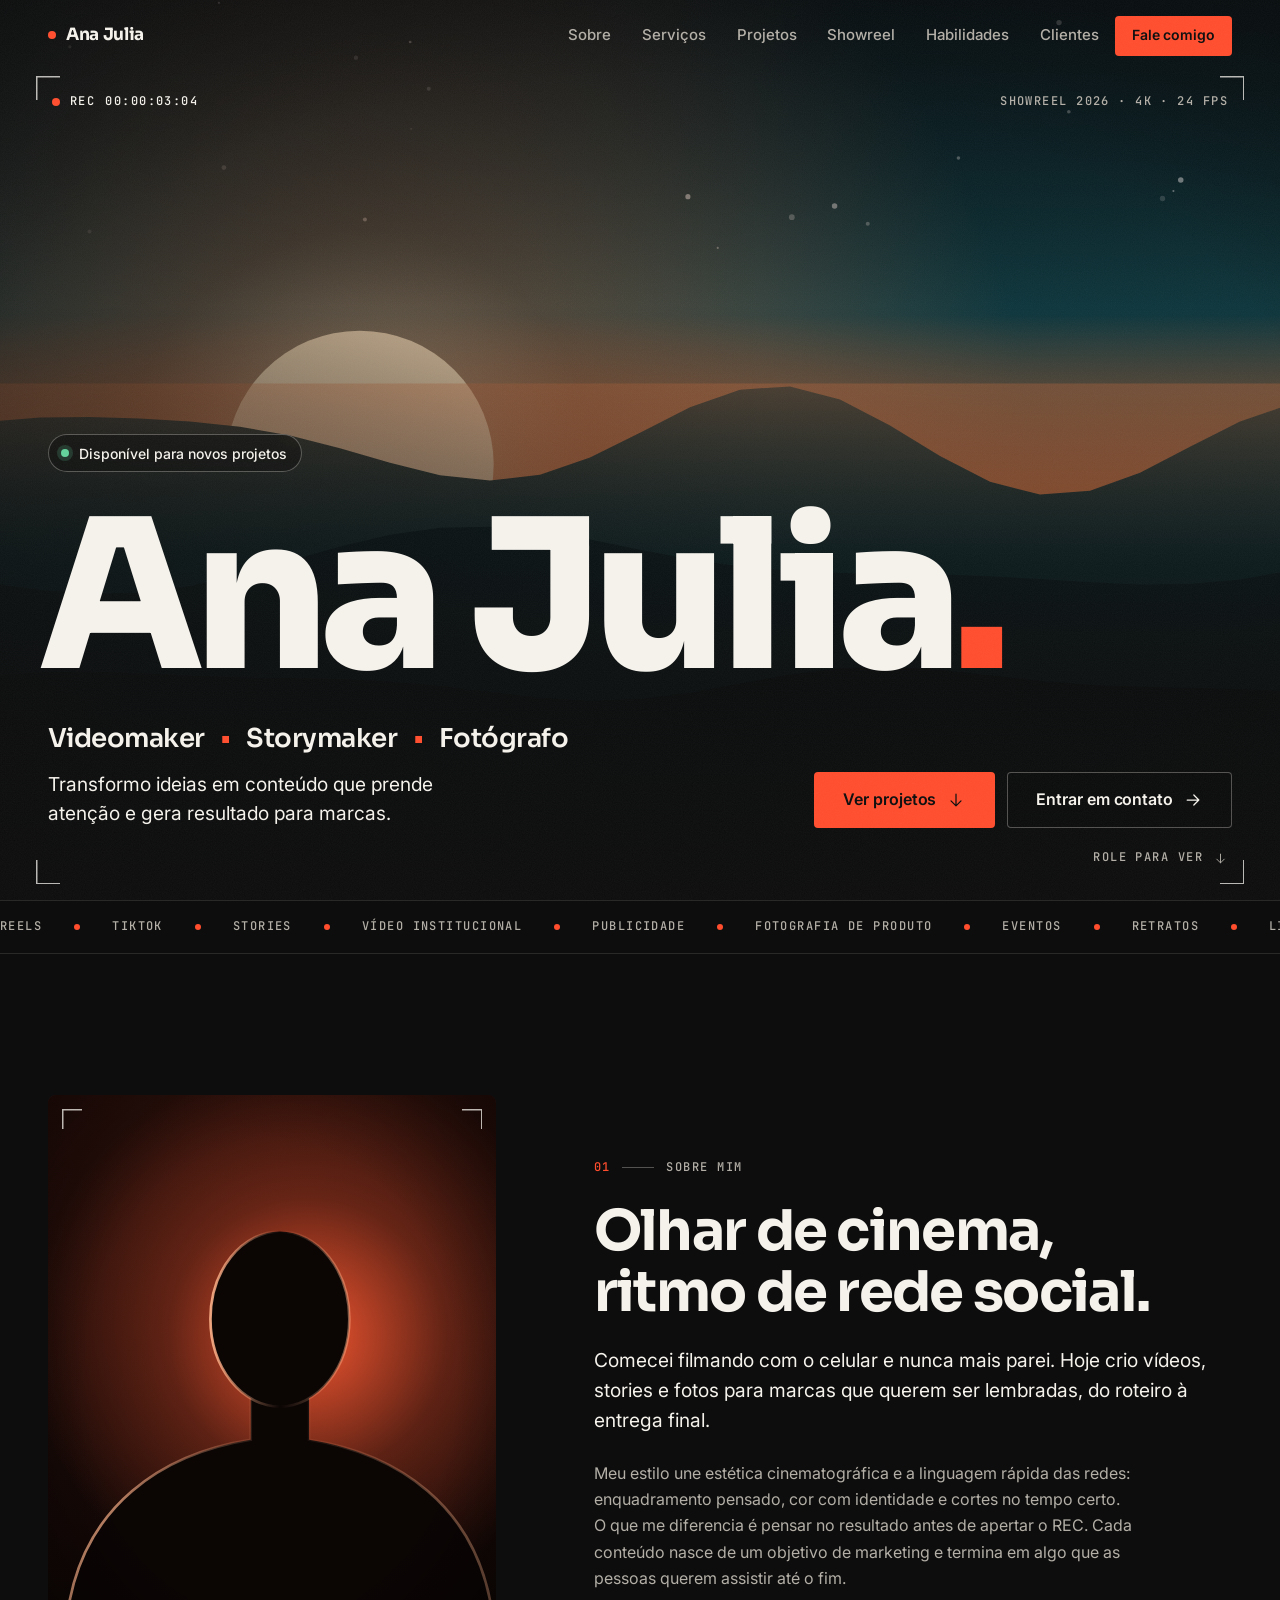
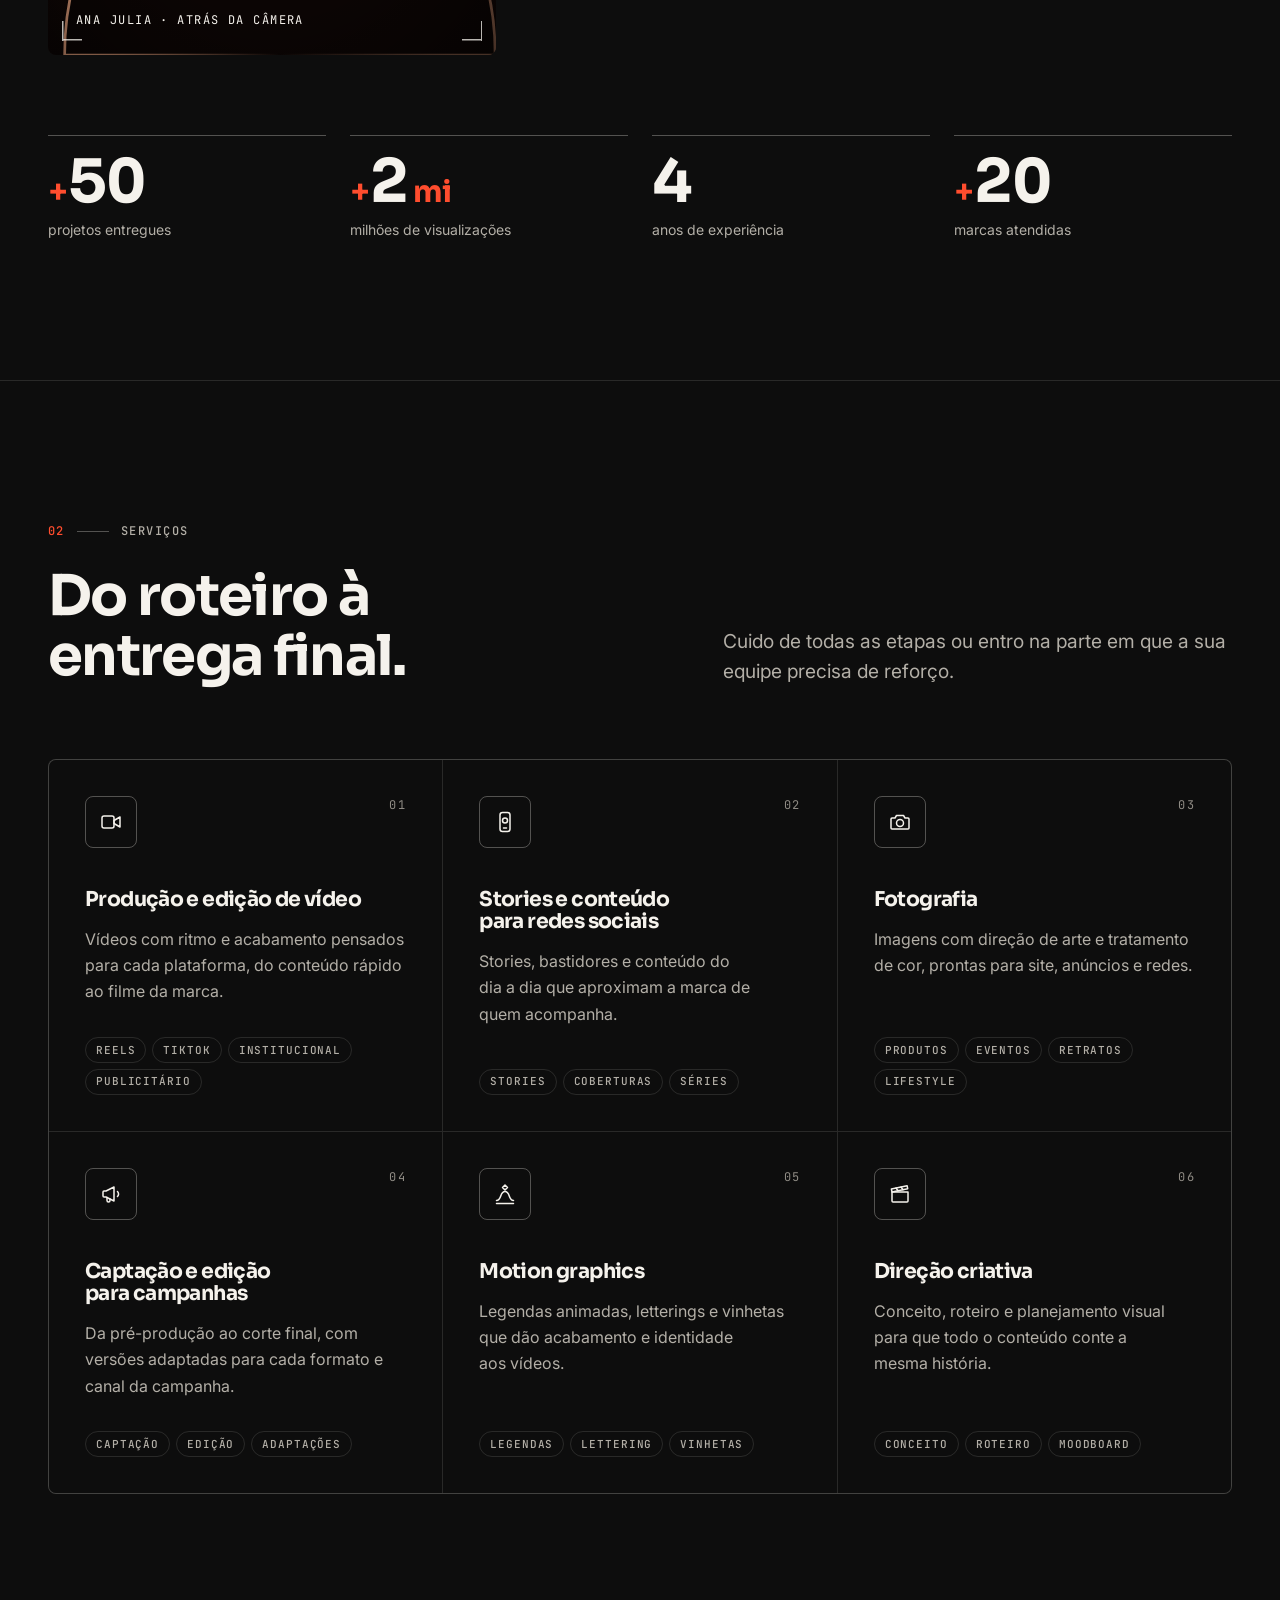
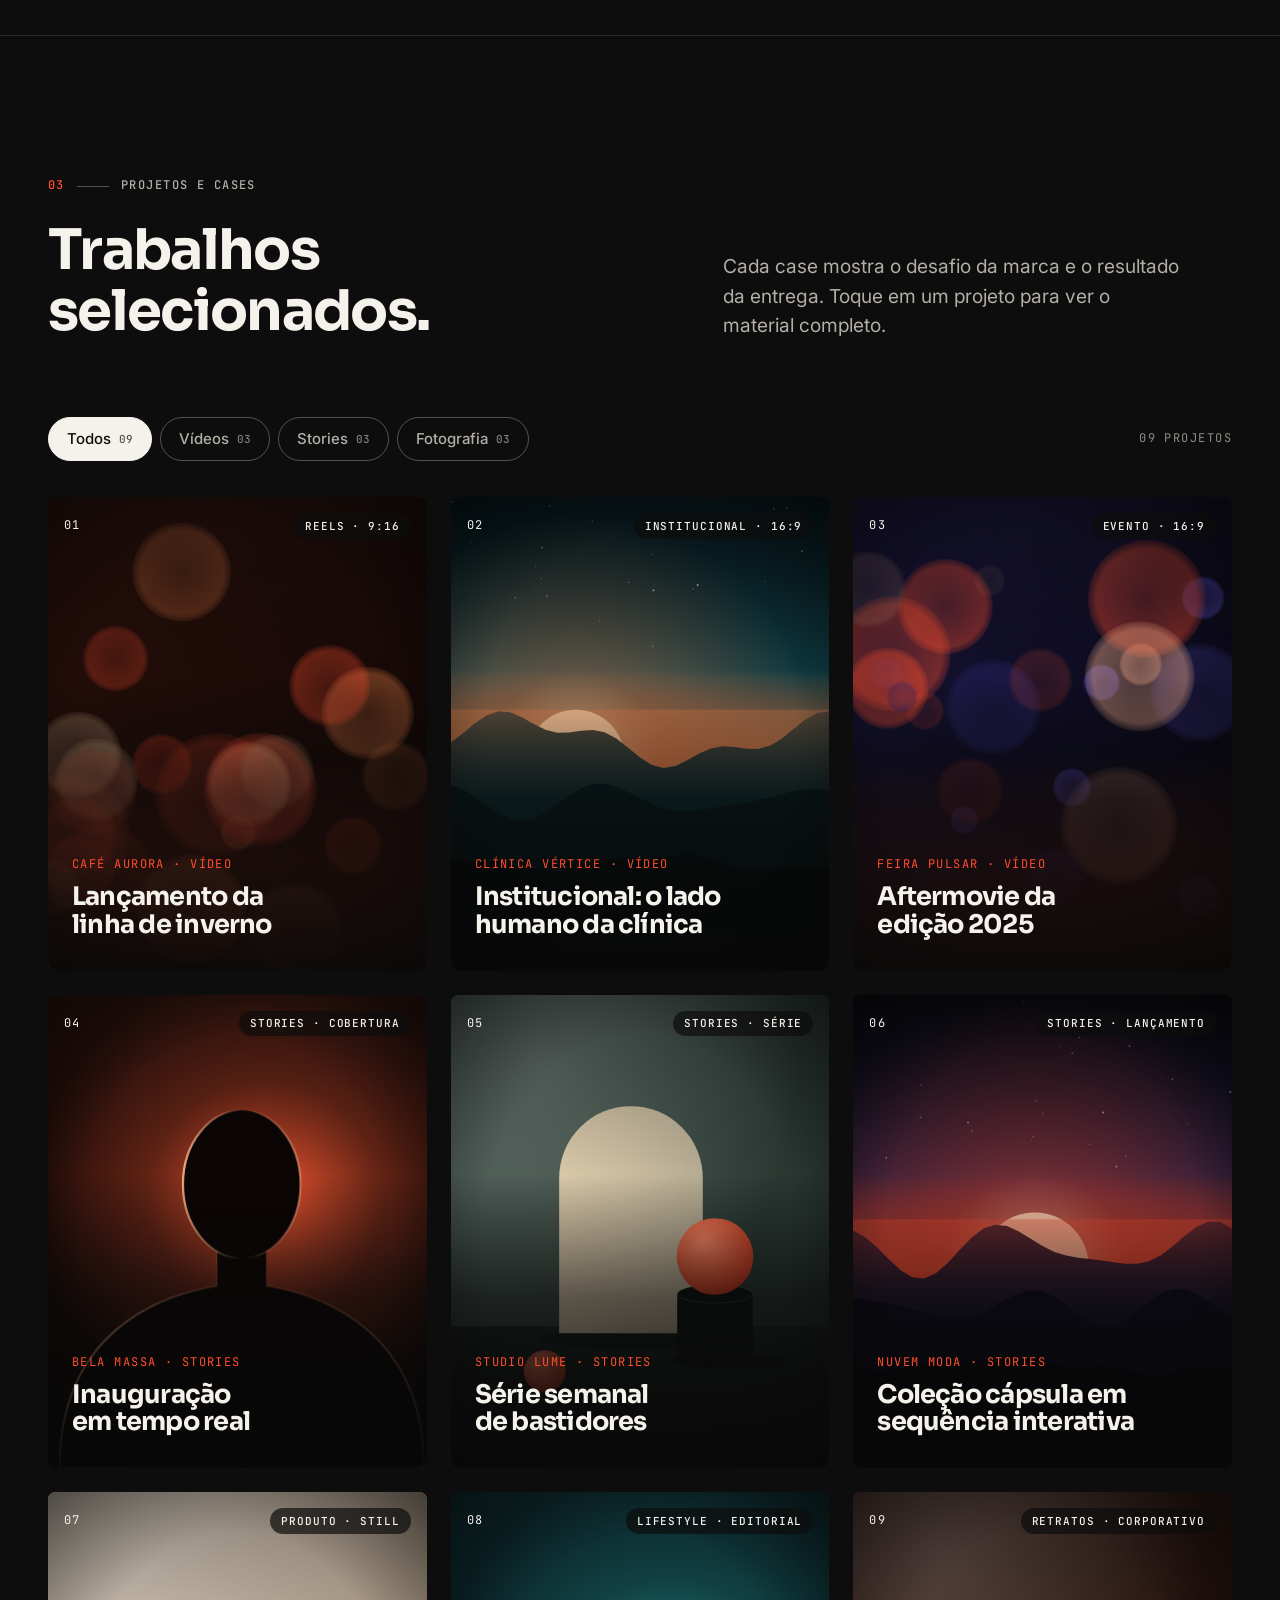
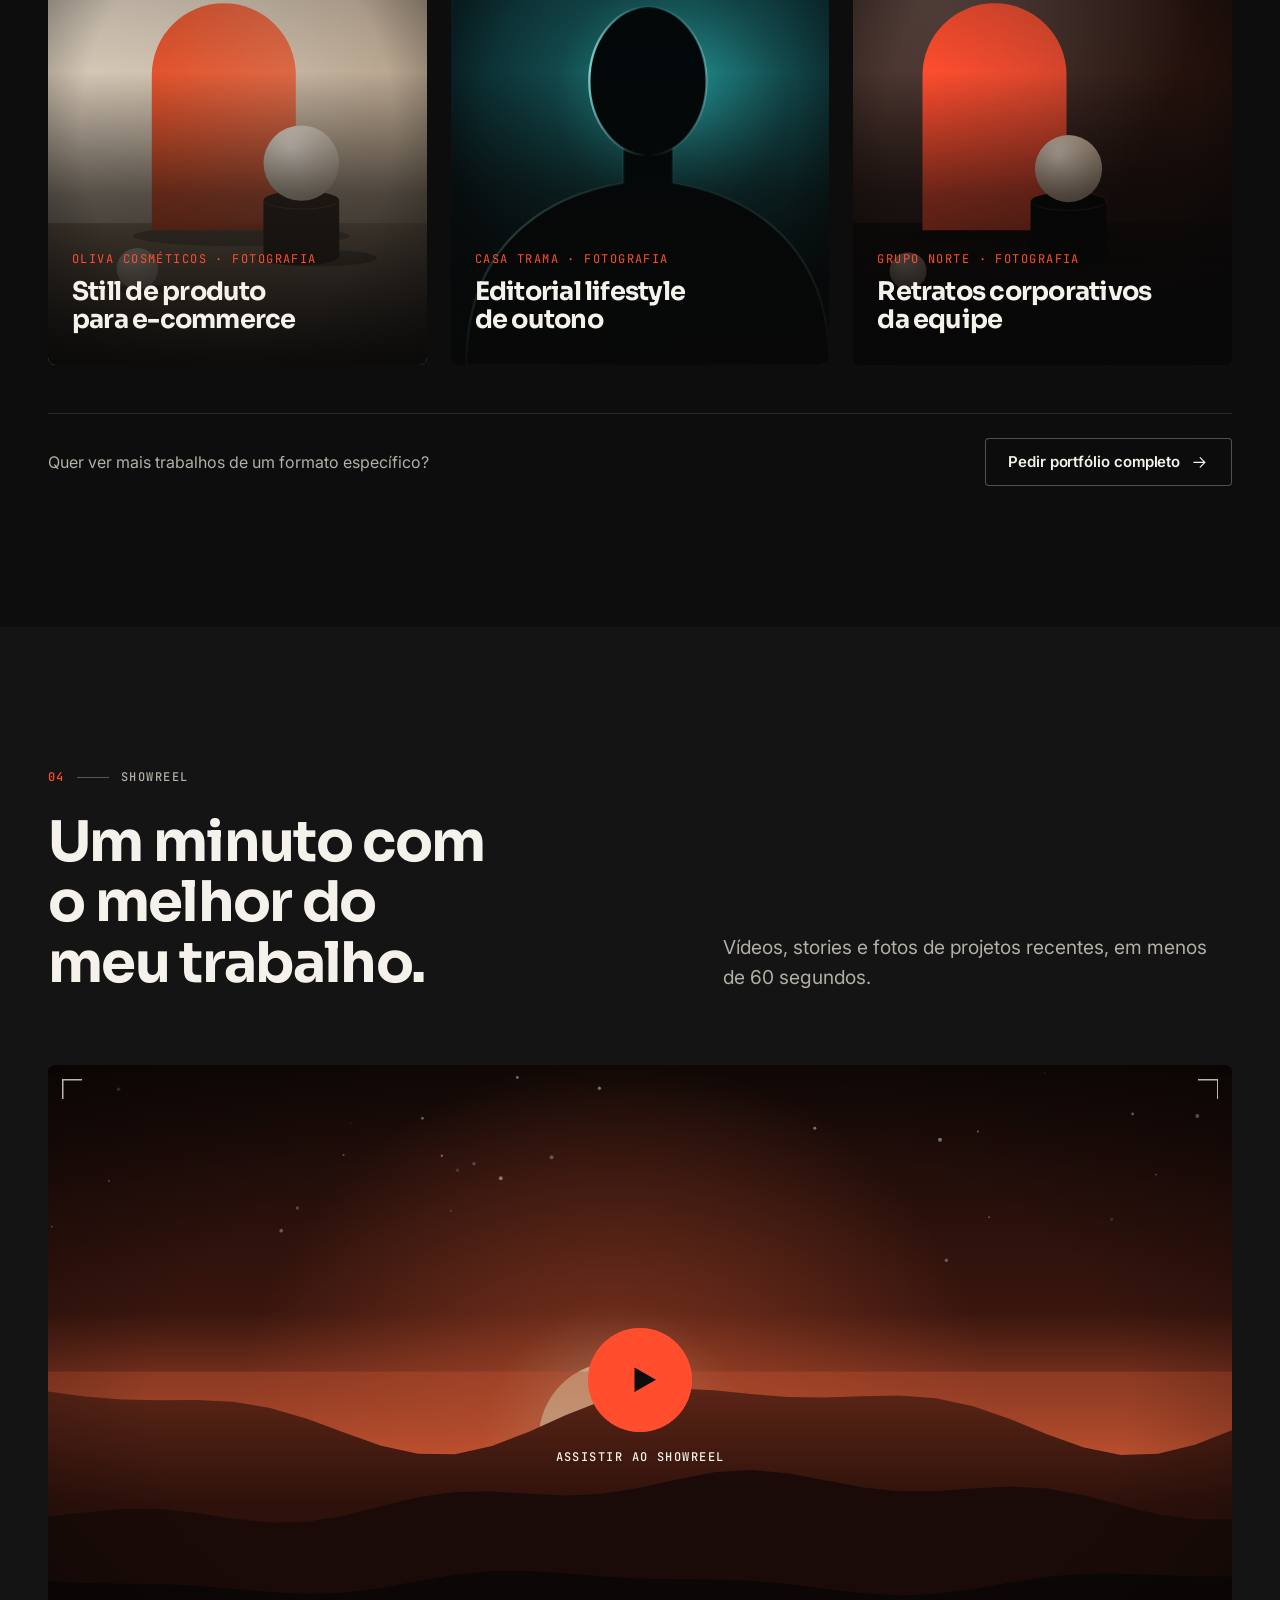
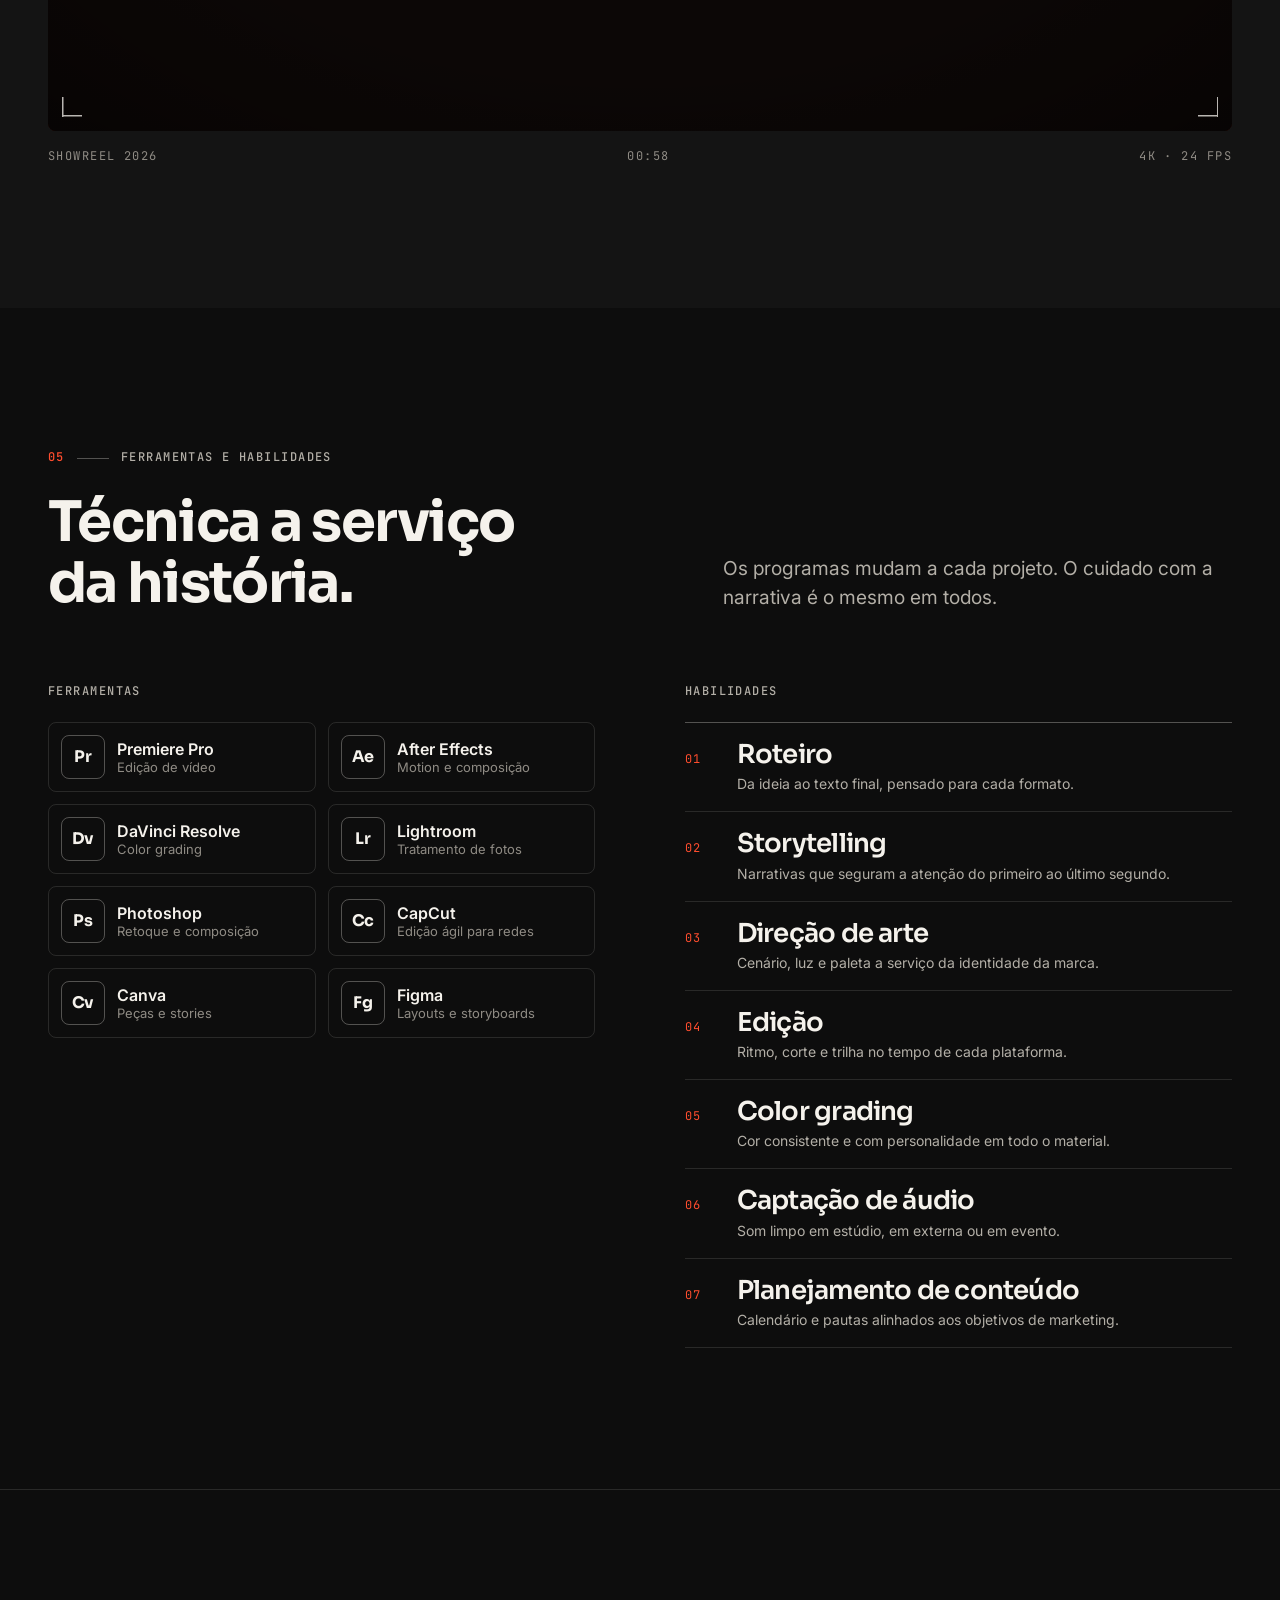
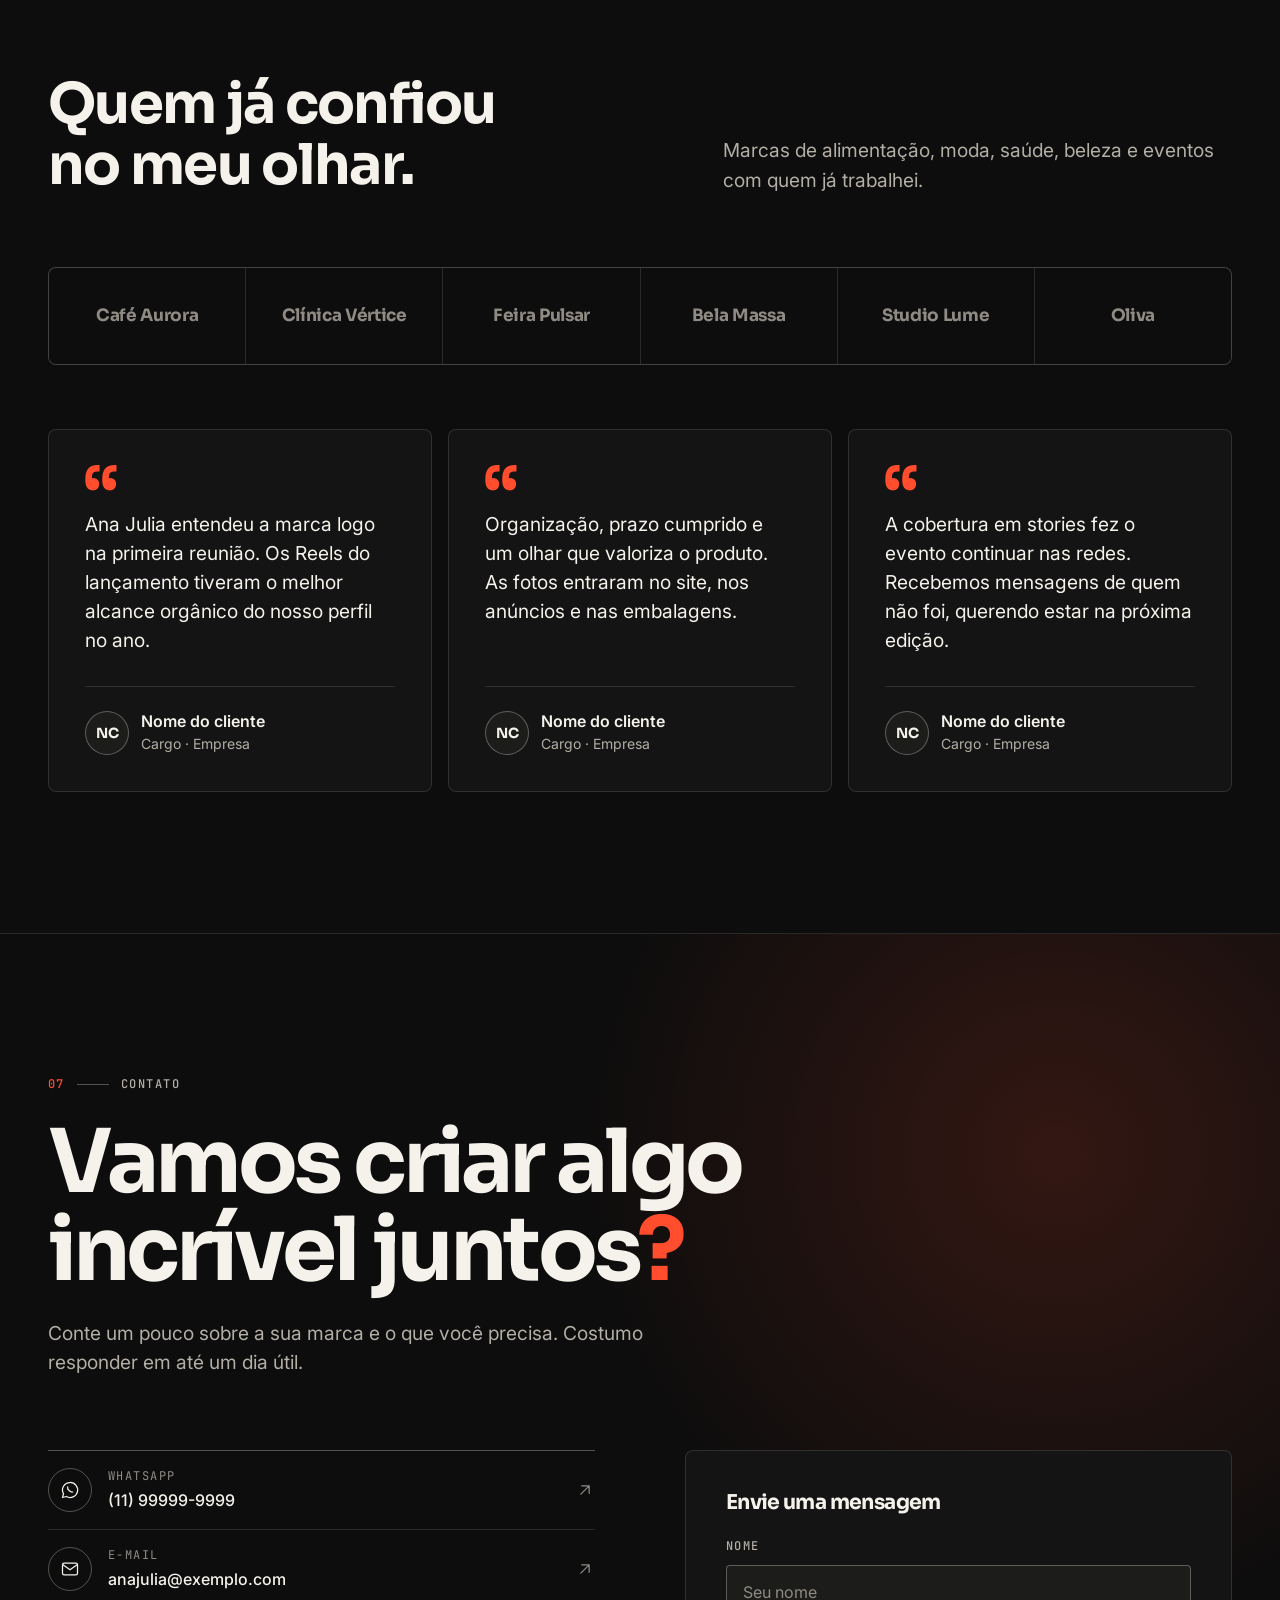
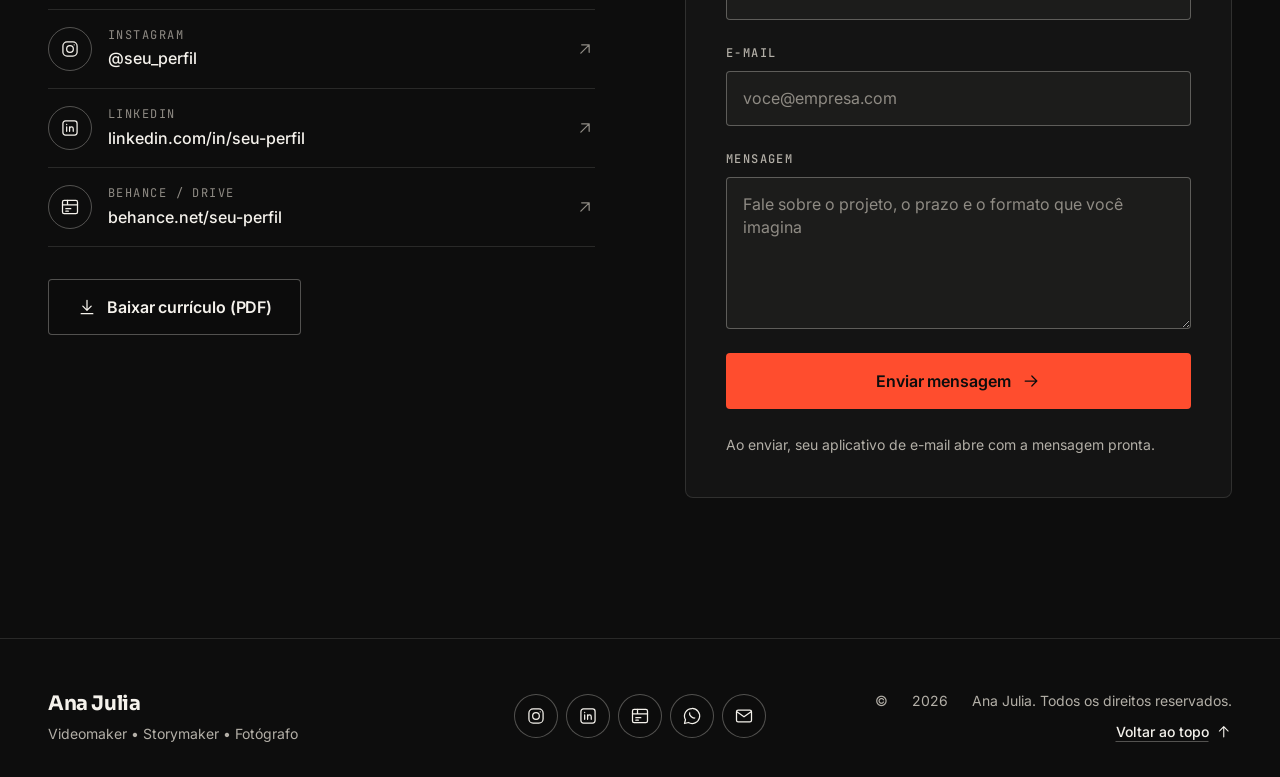
<file: index.html>
<!doctype html>
<html lang="pt-BR">
<head>
  <meta charset="utf-8">
  <meta name="viewport" content="width=device-width, initial-scale=1">
  <title>Ana Julia — Videomaker, Storymaker e Fotógrafo</title>
  <meta name="description" content="Portfólio de Ana Julia: vídeos, stories e fotografia para marcas. Reels, TikTok, institucionais, campanhas e conteúdo para redes sociais.">
  <meta name="theme-color" content="#0d0d0d">

  <!-- Prévia do link no WhatsApp, LinkedIn e redes sociais.
       Depois de publicar, troque og:image pelo endereço completo (https://…/assets/img/og.jpg). -->
  <meta property="og:type" content="website">
  <meta property="og:locale" content="pt_BR">
  <meta property="og:title" content="Ana Julia — Videomaker, Storymaker e Fotógrafo">
  <meta property="og:description" content="Transformo ideias em conteúdo que prende atenção e gera resultado para marcas.">
  <meta property="og:image" content="assets/img/og.jpg">
  <meta name="twitter:card" content="summary_large_image">

  <link rel="icon" href="assets/favicon.svg" type="image/svg+xml">
  <link rel="preload" as="image" href="assets/img/hero.svg" fetchpriority="high">

  <link rel="preconnect" href="https://fonts.googleapis.com">
  <link rel="preconnect" href="https://fonts.gstatic.com" crossorigin>
  <link rel="stylesheet" href="https://fonts.googleapis.com/css2?family=Inter:wght@400;500;600&family=JetBrains+Mono:wght@400;500&family=Sora:wght@600;700;800&display=swap">

  <link rel="stylesheet" href="css/tokens.css">
  <link rel="stylesheet" href="css/base.css">
  <link rel="stylesheet" href="css/components.css">
  <link rel="stylesheet" href="css/sections.css">

  <script>document.documentElement.classList.add("js");</script>
</head>
<body>
  <a class="skip-link" href="#conteudo">Pular para o conteúdo</a>

  <!-- Ícones reutilizáveis: use <svg class="icon"><use href="#i-nome"/></svg> -->
  <svg width="0" height="0" style="position:absolute" aria-hidden="true" focusable="false">
    <symbol id="i-video" viewBox="0 0 24 24"><rect x="3" y="6" width="12" height="12" rx="2"/><path d="M15 10.5l6-3.5v10l-6-3.5z"/></symbol>
    <symbol id="i-stories" viewBox="0 0 24 24"><rect x="7" y="2.5" width="10" height="19" rx="2.5"/><circle cx="12" cy="10.5" r="2.5"/><path d="M10.5 18h3"/></symbol>
    <symbol id="i-camera" viewBox="0 0 24 24"><path d="M4 8h3l1.5-2.5h7L17 8h3a1 1 0 0 1 1 1v9a1 1 0 0 1-1 1H4a1 1 0 0 1-1-1V9a1 1 0 0 1 1-1z"/><circle cx="12" cy="13" r="3.5"/></symbol>
    <symbol id="i-megaphone" viewBox="0 0 24 24"><path d="M4 10v4a1 1 0 0 0 1 1h2l8 4V5L7 9H5a1 1 0 0 0-1 1z"/><path d="M18.5 9.5a3.5 3.5 0 0 1 0 5"/><path d="M8 15.5v3a1.5 1.5 0 0 0 3 0V17"/></symbol>
    <symbol id="i-motion" viewBox="0 0 24 24"><path d="M3.5 18.5c5.5 0 3-9 8.5-9s3 9 8.5 9"/><path d="M12 3l2.5 2.5L12 8 9.5 5.5z"/><path d="M3.5 21.5h17"/></symbol>
    <symbol id="i-clapper" viewBox="0 0 24 24"><path d="M4 10h16v9a1 1 0 0 1-1 1H5a1 1 0 0 1-1-1z"/><path d="M4 10l-.6-3 15.7-3.3.6 3z"/><path d="M8 6l2 2.7M13 5l2 2.7"/></symbol>
    <symbol id="i-arrow-right" viewBox="0 0 24 24"><path d="M5 12h14M13 6l6 6-6 6"/></symbol>
    <symbol id="i-arrow-up-right" viewBox="0 0 24 24"><path d="M7 17L17 7M8 7h9v9"/></symbol>
    <symbol id="i-arrow-down" viewBox="0 0 24 24"><path d="M12 5v14M6 13l6 6 6-6"/></symbol>
    <symbol id="i-arrow-up" viewBox="0 0 24 24"><path d="M12 19V5M6 11l6-6 6 6"/></symbol>
    <symbol id="i-chevron-left" viewBox="0 0 24 24"><path d="M14.5 6l-6 6 6 6"/></symbol>
    <symbol id="i-chevron-right" viewBox="0 0 24 24"><path d="M9.5 6l6 6-6 6"/></symbol>
    <symbol id="i-play" viewBox="0 0 24 24"><path d="M7 4.5v15l13-7.5z"/></symbol>
    <symbol id="i-close" viewBox="0 0 24 24"><path d="M6 6l12 12M18 6L6 18"/></symbol>
    <symbol id="i-download" viewBox="0 0 24 24"><path d="M12 4v11M7 11l5 5 5-5M5 20h14"/></symbol>
    <symbol id="i-whatsapp" viewBox="0 0 24 24"><path d="M12 3a9 9 0 0 0-7.8 13.5L3 21l4.7-1.2A9 9 0 1 0 12 3z"/><path d="M9.2 8.3c-.4 1 .2 2.8 1.7 4.3s3.3 2.2 4.4 1.8"/></symbol>
    <symbol id="i-mail" viewBox="0 0 24 24"><rect x="3" y="5" width="18" height="14" rx="2"/><path d="M3.5 7l8.5 6 8.5-6"/></symbol>
    <symbol id="i-instagram" viewBox="0 0 24 24"><rect x="3.5" y="3.5" width="17" height="17" rx="5"/><circle cx="12" cy="12" r="4"/><path d="M17 7h.01"/></symbol>
    <symbol id="i-linkedin" viewBox="0 0 24 24"><rect x="3.5" y="3.5" width="17" height="17" rx="3"/><path d="M8 10.5V16M8 7.7v.1M11.5 16v-5.5M11.5 12.8a2.2 2.2 0 0 1 4.4 0V16"/></symbol>
    <symbol id="i-portfolio" viewBox="0 0 24 24"><rect x="3" y="4" width="18" height="16" rx="2"/><path d="M3 9.5h18M9 4v5.5"/><path d="M7 14h6M7 17h3"/></symbol>
  </svg>

  <!-- ===================== NAVEGAÇÃO ===================== -->
  <header class="nav" data-nav>
    <div class="container nav__inner">
      <a class="nav__brand" href="#inicio" aria-label="Ana Julia, voltar ao início">
        <span class="rec-dot" aria-hidden="true"></span>Ana Julia
      </a>

      <nav class="nav__menu" id="menu" aria-label="Navegação principal">
        <ul class="nav__list">
          <li><a class="nav__link" href="#sobre">Sobre <span class="nav__link-num" aria-hidden="true">01</span></a></li>
          <li><a class="nav__link" href="#servicos">Serviços <span class="nav__link-num" aria-hidden="true">02</span></a></li>
          <li><a class="nav__link" href="#projetos">Projetos <span class="nav__link-num" aria-hidden="true">03</span></a></li>
          <li><a class="nav__link" href="#showreel">Showreel <span class="nav__link-num" aria-hidden="true">04</span></a></li>
          <li><a class="nav__link" href="#habilidades">Habilidades <span class="nav__link-num" aria-hidden="true">05</span></a></li>
          <li><a class="nav__link" href="#clientes">Clientes <span class="nav__link-num" aria-hidden="true">06</span></a></li>
          <li class="nav__item--mobile"><a class="nav__link" href="#contato">Contato <span class="nav__link-num" aria-hidden="true">07</span></a></li>
        </ul>
      </nav>

      <a class="btn btn--primary btn--sm" href="#contato">Fale comigo</a>
      <button class="nav__toggle" type="button" data-nav-toggle aria-controls="menu" aria-expanded="false" aria-label="Abrir menu"></button>
    </div>
    <div class="nav__progress" aria-hidden="true"></div>
  </header>

  <main id="conteudo">
    <!-- ===================== 1. HERO ===================== -->
    <section class="hero" id="inicio" aria-labelledby="hero-title">
      <!-- Fundo: imagem de exemplo. Para usar vídeo em loop, informe o arquivo em js/config.js (hero.video). -->
      <div class="hero__media" data-hero-media>
        <img src="assets/img/hero.svg" alt="" width="1920" height="1080" fetchpriority="high">
      </div>

      <div class="hero__hud" aria-hidden="true">
        <span class="frame"></span>
        <span class="hero__hud-item hero__hud-item--rec"><span class="rec-dot"></span>REC <span class="hero__timecode" data-timecode>00:00:00:00</span></span>
        <span class="hero__hud-item hero__hud-item--meta">Showreel 2026 · 4K · 24 fps</span>
        <span class="hero__hud-item hero__hud-item--scroll">Role para ver <svg class="icon"><use href="#i-arrow-down"/></svg></span>
      </div>

      <div class="container hero__content">
        <p><span class="status"><span class="status__dot" aria-hidden="true"></span>Disponível para novos projetos</span></p>
        <h1 class="hero__name" id="hero-title">Ana Julia<span class="accent" aria-hidden="true">.</span></h1>

        <div class="hero__bottom">
          <div class="hero__intro">
            <p class="hero__roles">Videomaker <span aria-hidden="true">•</span> Storymaker <span aria-hidden="true">•</span> Fotógrafo</p>
            <p class="hero__tagline">Transformo ideias em conteúdo que prende atenção e gera resultado para marcas.</p>
          </div>
          <div class="hero__actions">
            <a class="btn btn--primary btn--lg" href="#projetos">Ver projetos <svg class="icon icon--drop" aria-hidden="true"><use href="#i-arrow-down"/></svg></a>
            <a class="btn btn--ghost btn--lg" href="#contato">Entrar em contato <svg class="icon icon--move" aria-hidden="true"><use href="#i-arrow-right"/></svg></a>
          </div>
        </div>
      </div>
    </section>

    <!-- Letreiro com os formatos de entrega -->
    <div class="marquee" aria-hidden="true">
      <div class="marquee__track">
        <ul class="marquee__group">
          <li>Reels</li><li>TikTok</li><li>Stories</li><li>Vídeo institucional</li><li>Publicidade</li><li>Fotografia de produto</li><li>Eventos</li><li>Retratos</li><li>Lifestyle</li><li>Motion graphics</li>
        </ul>
        <ul class="marquee__group">
          <li>Reels</li><li>TikTok</li><li>Stories</li><li>Vídeo institucional</li><li>Publicidade</li><li>Fotografia de produto</li><li>Eventos</li><li>Retratos</li><li>Lifestyle</li><li>Motion graphics</li>
        </ul>
      </div>
    </div>

    <!-- ===================== 2. SOBRE MIM ===================== -->
    <section class="section about" id="sobre" aria-labelledby="sobre-title">
      <div class="container">
        <div class="about__grid">
          <figure class="about__photo" data-reveal>
            <!-- Troque por uma foto sua (proporção 4:5, ex.: 1200 × 1500 px) -->
            <img src="assets/img/retrato.svg" alt="Retrato de Ana Julia" width="800" height="1000" loading="lazy" decoding="async">
            <span class="frame" aria-hidden="true"></span>
            <figcaption class="about__caption">Ana Julia · atrás da câmera</figcaption>
          </figure>

          <div class="about__text">
            <p class="eyebrow" data-reveal><span class="eyebrow__num">01</span>Sobre mim</p>
            <h2 class="section-title" id="sobre-title" data-reveal>Olhar de cinema, ritmo de rede social.</h2>
            <p class="section-lead" data-reveal>Comecei filmando com o celular e nunca mais parei. Hoje crio vídeos, stories e fotos para marcas que querem ser lembradas, do roteiro à entrega final.</p>
            <p data-reveal>Meu estilo une estética cinematográfica e a linguagem rápida das redes: enquadramento pensado, cor com identidade e cortes no tempo certo. O que me diferencia é pensar no resultado antes de apertar o REC. Cada conteúdo nasce de um objetivo de marketing e termina em algo que as pessoas querem assistir até o fim.</p>
          </div>
        </div>

        <!-- Números de destaque: ajuste os valores em data-count e no texto -->
        <dl class="stats" data-stagger>
          <div class="stat">
            <dt class="stat__label">projetos entregues</dt>
            <dd class="stat__value"><small>+</small><span data-count="50">50</span></dd>
          </div>
          <div class="stat">
            <dt class="stat__label">milhões de visualizações</dt>
            <dd class="stat__value"><small>+</small><span data-count="2">2</span><small> mi</small></dd>
          </div>
          <div class="stat">
            <dt class="stat__label">anos de experiência</dt>
            <dd class="stat__value"><span data-count="4">4</span></dd>
          </div>
          <div class="stat">
            <dt class="stat__label">marcas atendidas</dt>
            <dd class="stat__value"><small>+</small><span data-count="20">20</span></dd>
          </div>
        </dl>
      </div>
    </section>

    <!-- ===================== 3. SERVIÇOS ===================== -->
    <section class="section section--line" id="servicos" aria-labelledby="servicos-title">
      <div class="container">
        <header class="section-head section-head--split">
          <p class="eyebrow" data-reveal><span class="eyebrow__num">02</span>Serviços</p>
          <h2 class="section-title" id="servicos-title" data-reveal>Do roteiro à entrega final.</h2>
          <p class="section-lead" data-reveal>Cuido de todas as etapas ou entro na parte em que a sua equipe precisa de reforço.</p>
        </header>

        <ul class="service-grid" data-stagger>
          <li>
            <article class="service-card">
              <div class="service-card__top">
                <span class="service-card__icon"><svg class="icon" aria-hidden="true"><use href="#i-video"/></svg></span>
                <span class="service-card__num" aria-hidden="true">01</span>
              </div>
              <h3 class="service-card__title">Produção e edição de vídeo</h3>
              <p class="service-card__text">Vídeos com ritmo e acabamento pensados para cada plataforma, do conteúdo rápido ao filme da marca.</p>
              <ul class="service-card__tags"><li class="tag">Reels</li><li class="tag">TikTok</li><li class="tag">Institucional</li><li class="tag">Publicitário</li></ul>
            </article>
          </li>
          <li>
            <article class="service-card">
              <div class="service-card__top">
                <span class="service-card__icon"><svg class="icon" aria-hidden="true"><use href="#i-stories"/></svg></span>
                <span class="service-card__num" aria-hidden="true">02</span>
              </div>
              <h3 class="service-card__title">Stories e conteúdo para redes sociais</h3>
              <p class="service-card__text">Stories, bastidores e conteúdo do dia a dia que aproximam a marca de quem acompanha.</p>
              <ul class="service-card__tags"><li class="tag">Stories</li><li class="tag">Coberturas</li><li class="tag">Séries</li></ul>
            </article>
          </li>
          <li>
            <article class="service-card">
              <div class="service-card__top">
                <span class="service-card__icon"><svg class="icon" aria-hidden="true"><use href="#i-camera"/></svg></span>
                <span class="service-card__num" aria-hidden="true">03</span>
              </div>
              <h3 class="service-card__title">Fotografia</h3>
              <p class="service-card__text">Imagens com direção de arte e tratamento de cor, prontas para site, anúncios e redes.</p>
              <ul class="service-card__tags"><li class="tag">Produtos</li><li class="tag">Eventos</li><li class="tag">Retratos</li><li class="tag">Lifestyle</li></ul>
            </article>
          </li>
          <li>
            <article class="service-card">
              <div class="service-card__top">
                <span class="service-card__icon"><svg class="icon" aria-hidden="true"><use href="#i-megaphone"/></svg></span>
                <span class="service-card__num" aria-hidden="true">04</span>
              </div>
              <h3 class="service-card__title">Captação e edição para campanhas</h3>
              <p class="service-card__text">Da pré-produção ao corte final, com versões adaptadas para cada formato e canal da campanha.</p>
              <ul class="service-card__tags"><li class="tag">Captação</li><li class="tag">Edição</li><li class="tag">Adaptações</li></ul>
            </article>
          </li>
          <li>
            <article class="service-card">
              <div class="service-card__top">
                <span class="service-card__icon"><svg class="icon" aria-hidden="true"><use href="#i-motion"/></svg></span>
                <span class="service-card__num" aria-hidden="true">05</span>
              </div>
              <h3 class="service-card__title">Motion graphics</h3>
              <p class="service-card__text">Legendas animadas, letterings e vinhetas que dão acabamento e identidade aos vídeos.</p>
              <ul class="service-card__tags"><li class="tag">Legendas</li><li class="tag">Lettering</li><li class="tag">Vinhetas</li></ul>
            </article>
          </li>
          <li>
            <article class="service-card">
              <div class="service-card__top">
                <span class="service-card__icon"><svg class="icon" aria-hidden="true"><use href="#i-clapper"/></svg></span>
                <span class="service-card__num" aria-hidden="true">06</span>
              </div>
              <h3 class="service-card__title">Direção criativa</h3>
              <p class="service-card__text">Conceito, roteiro e planejamento visual para que todo o conteúdo conte a mesma história.</p>
              <ul class="service-card__tags"><li class="tag">Conceito</li><li class="tag">Roteiro</li><li class="tag">Moodboard</li></ul>
            </article>
          </li>
        </ul>
      </div>
    </section>

    <!-- ===================== 4. PROJETOS ===================== -->
    <section class="section section--line" id="projetos" aria-labelledby="projetos-title">
      <div class="container">
        <header class="section-head section-head--split">
          <p class="eyebrow" data-reveal><span class="eyebrow__num">03</span>Projetos e cases</p>
          <h2 class="section-title" id="projetos-title" data-reveal>Trabalhos selecionados.</h2>
          <p class="section-lead" data-reveal>Cada case mostra o desafio da marca e o resultado da entrega. Toque em um projeto para ver o material completo.</p>
        </header>

        <div class="projects__bar" data-reveal>
          <div class="filters" role="group" aria-label="Filtrar projetos por categoria">
            <button class="chip" type="button" data-filter="todos" aria-pressed="true">Todos <span class="chip__count"></span></button>
            <button class="chip" type="button" data-filter="video" aria-pressed="false">Vídeos <span class="chip__count"></span></button>
            <button class="chip" type="button" data-filter="stories" aria-pressed="false">Stories <span class="chip__count"></span></button>
            <button class="chip" type="button" data-filter="foto" aria-pressed="false">Fotografia <span class="chip__count"></span></button>
          </div>
          <p class="projects__count" data-project-count aria-live="polite"></p>
        </div>

        <!-- Os cartões são gerados a partir de js/config.js -->
        <ul class="project-grid" data-project-grid></ul>
        <noscript><p>Ative o JavaScript para ver os projetos ou peça o portfólio completo pelo contato abaixo.</p></noscript>

        <div class="projects__more" data-reveal>
          <p>Quer ver mais trabalhos de um formato específico?</p>
          <a class="btn btn--ghost" href="#contato">Pedir portfólio completo <svg class="icon icon--move" aria-hidden="true"><use href="#i-arrow-right"/></svg></a>
        </div>
      </div>
    </section>

    <!-- ===================== 5. SHOWREEL ===================== -->
    <section class="section showreel" id="showreel" aria-labelledby="showreel-title">
      <div class="container">
        <header class="section-head section-head--split">
          <p class="eyebrow" data-reveal><span class="eyebrow__num">04</span>Showreel</p>
          <h2 class="section-title" id="showreel-title" data-reveal>Um minuto com o melhor do meu trabalho.</h2>
          <p class="section-lead" data-reveal>Vídeos, stories e fotos de projetos recentes, em menos de 60 segundos.</p>
        </header>

        <div class="showreel__stage" data-reveal>
          <!-- Informe o link do vídeo em js/config.js (showreel.url) e troque a capa abaixo -->
          <div class="player" data-showreel>
            <img class="player__poster" src="assets/img/showreel-capa.svg" alt="" width="1280" height="720" loading="lazy" decoding="async">
            <span class="frame" aria-hidden="true"></span>
            <button class="player__play" type="button" aria-label="Reproduzir o showreel">
              <span class="player__play-icon"><svg class="icon" aria-hidden="true"><use href="#i-play"/></svg></span>
              <span class="player__play-label">Assistir ao showreel</span>
            </button>
            <p class="player__note" role="status" hidden>Vídeo de exemplo. O link do showreel ainda não foi adicionado.</p>
          </div>
          <p class="showreel__meta" aria-hidden="true"><span>Showreel 2026</span><span>00:58</span><span>4K · 24 fps</span></p>
        </div>
      </div>
    </section>

    <!-- ===================== 6. FERRAMENTAS E HABILIDADES ===================== -->
    <section class="section" id="habilidades" aria-labelledby="habilidades-title">
      <div class="container">
        <header class="section-head section-head--split">
          <p class="eyebrow" data-reveal><span class="eyebrow__num">05</span>Ferramentas e habilidades</p>
          <h2 class="section-title" id="habilidades-title" data-reveal>Técnica a serviço da história.</h2>
          <p class="section-lead" data-reveal>Os programas mudam a cada projeto. O cuidado com a narrativa é o mesmo em todos.</p>
        </header>

        <div class="skills__grid">
          <div>
            <h3 class="skills__label" data-reveal>Ferramentas</h3>
            <ul class="tool-grid" data-stagger>
              <li><div class="tool"><span class="tool__mark" aria-hidden="true">Pr</span><span><span class="tool__name">Premiere Pro</span><span class="tool__use">Edição de vídeo</span></span></div></li>
              <li><div class="tool"><span class="tool__mark" aria-hidden="true">Ae</span><span><span class="tool__name">After Effects</span><span class="tool__use">Motion e composição</span></span></div></li>
              <li><div class="tool"><span class="tool__mark" aria-hidden="true">Dv</span><span><span class="tool__name">DaVinci Resolve</span><span class="tool__use">Color grading</span></span></div></li>
              <li><div class="tool"><span class="tool__mark" aria-hidden="true">Lr</span><span><span class="tool__name">Lightroom</span><span class="tool__use">Tratamento de fotos</span></span></div></li>
              <li><div class="tool"><span class="tool__mark" aria-hidden="true">Ps</span><span><span class="tool__name">Photoshop</span><span class="tool__use">Retoque e composição</span></span></div></li>
              <li><div class="tool"><span class="tool__mark" aria-hidden="true">Cc</span><span><span class="tool__name">CapCut</span><span class="tool__use">Edição ágil para redes</span></span></div></li>
              <li><div class="tool"><span class="tool__mark" aria-hidden="true">Cv</span><span><span class="tool__name">Canva</span><span class="tool__use">Peças e stories</span></span></div></li>
              <li><div class="tool"><span class="tool__mark" aria-hidden="true">Fg</span><span><span class="tool__name">Figma</span><span class="tool__use">Layouts e storyboards</span></span></div></li>
            </ul>
          </div>

          <div>
            <h3 class="skills__label" data-reveal>Habilidades</h3>
            <ol class="skill-list" data-reveal>
              <li><strong>Roteiro</strong><span>Da ideia ao texto final, pensado para cada formato.</span></li>
              <li><strong>Storytelling</strong><span>Narrativas que seguram a atenção do primeiro ao último segundo.</span></li>
              <li><strong>Direção de arte</strong><span>Cenário, luz e paleta a serviço da identidade da marca.</span></li>
              <li><strong>Edição</strong><span>Ritmo, corte e trilha no tempo de cada plataforma.</span></li>
              <li><strong>Color grading</strong><span>Cor consistente e com personalidade em todo o material.</span></li>
              <li><strong>Captação de áudio</strong><span>Som limpo em estúdio, em externa ou em evento.</span></li>
              <li><strong>Planejamento de conteúdo</strong><span>Calendário e pautas alinhados aos objetivos de marketing.</span></li>
            </ol>
          </div>
        </div>
      </div>
    </section>

    <!-- ===================== 7. MARCAS E DEPOIMENTOS ===================== -->
    <section class="section section--line" id="clientes" aria-labelledby="clientes-title">
      <div class="container">
        <header class="section-head section-head--split">
          <p class="eyebrow" data-reveal><span class="eyebrow__num">06</span>Marcas e depoimentos</p>
          <h2 class="section-title" id="clientes-title" data-reveal>Quem já confiou no meu olhar.</h2>
          <p class="section-lead" data-reveal>Marcas de alimentação, moda, saúde, beleza e eventos com quem já trabalhei.</p>
        </header>

        <!-- Troque cada item pelo logo da marca: <li><img src="assets/img/logos/marca.svg" alt="Nome da marca"></li> -->
        <ul class="logo-wall" aria-label="Marcas atendidas" data-reveal>
          <li>Café Aurora</li>
          <li>Clínica Vértice</li>
          <li>Feira Pulsar</li>
          <li>Bela Massa</li>
          <li>Studio Lume</li>
          <li>Oliva</li>
        </ul>

        <!-- Depoimentos de exemplo: troque pelo texto, nome e cargo reais -->
        <ul class="testimonial-grid clients__testimonials" data-stagger>
          <li>
            <figure class="testimonial">
              <blockquote class="testimonial__quote">Ana Julia entendeu a marca logo na primeira reunião. Os Reels do lançamento tiveram o melhor alcance orgânico do nosso perfil no ano.</blockquote>
              <figcaption class="testimonial__author">
                <span class="testimonial__avatar" aria-hidden="true">NC</span>
                <span><span class="testimonial__name">Nome do cliente</span><span class="testimonial__role">Cargo · Empresa</span></span>
              </figcaption>
            </figure>
          </li>
          <li>
            <figure class="testimonial">
              <blockquote class="testimonial__quote">Organização, prazo cumprido e um olhar que valoriza o produto. As fotos entraram no site, nos anúncios e nas embalagens.</blockquote>
              <figcaption class="testimonial__author">
                <span class="testimonial__avatar" aria-hidden="true">NC</span>
                <span><span class="testimonial__name">Nome do cliente</span><span class="testimonial__role">Cargo · Empresa</span></span>
              </figcaption>
            </figure>
          </li>
          <li>
            <figure class="testimonial">
              <blockquote class="testimonial__quote">A cobertura em stories fez o evento continuar nas redes. Recebemos mensagens de quem não foi, querendo estar na próxima edição.</blockquote>
              <figcaption class="testimonial__author">
                <span class="testimonial__avatar" aria-hidden="true">NC</span>
                <span><span class="testimonial__name">Nome do cliente</span><span class="testimonial__role">Cargo · Empresa</span></span>
              </figcaption>
            </figure>
          </li>
        </ul>
      </div>
    </section>

    <!-- ===================== 8. CONTATO ===================== -->
    <section class="section section--line contact" id="contato" aria-labelledby="contato-title">
      <div class="container">
        <header class="section-head">
          <p class="eyebrow" data-reveal><span class="eyebrow__num">07</span>Contato</p>
          <h2 class="contact__title" id="contato-title" data-reveal>Vamos criar algo incrível juntos<span class="accent">?</span></h2>
          <p class="section-lead" data-reveal>Conte um pouco sobre a sua marca e o que você precisa. Costumo responder em até um dia útil.</p>
        </header>

        <div class="contact__grid">
          <div class="contact__aside">
            <!-- Os links e textos abaixo vêm de js/config.js -->
            <ul class="contact-list" data-stagger>
              <li>
                <a class="contact-link" href="#contato" data-link="whatsapp" target="_blank" rel="noopener">
                  <span class="contact-link__icon"><svg class="icon" aria-hidden="true"><use href="#i-whatsapp"/></svg></span>
                  <span><span class="contact-link__label">WhatsApp</span><span class="contact-link__value" data-text="whatsapp">(11) 99999-9999</span></span>
                  <svg class="icon contact-link__arrow" aria-hidden="true"><use href="#i-arrow-up-right"/></svg>
                </a>
              </li>
              <li>
                <a class="contact-link" href="#contato" data-link="email">
                  <span class="contact-link__icon"><svg class="icon" aria-hidden="true"><use href="#i-mail"/></svg></span>
                  <span><span class="contact-link__label">E-mail</span><span class="contact-link__value" data-text="email">anajulia@exemplo.com</span></span>
                  <svg class="icon contact-link__arrow" aria-hidden="true"><use href="#i-arrow-up-right"/></svg>
                </a>
              </li>
              <li>
                <a class="contact-link" href="#contato" data-link="instagram" target="_blank" rel="noopener">
                  <span class="contact-link__icon"><svg class="icon" aria-hidden="true"><use href="#i-instagram"/></svg></span>
                  <span><span class="contact-link__label">Instagram</span><span class="contact-link__value" data-text="instagram">@seu_perfil</span></span>
                  <svg class="icon contact-link__arrow" aria-hidden="true"><use href="#i-arrow-up-right"/></svg>
                </a>
              </li>
              <li>
                <a class="contact-link" href="#contato" data-link="linkedin" target="_blank" rel="noopener">
                  <span class="contact-link__icon"><svg class="icon" aria-hidden="true"><use href="#i-linkedin"/></svg></span>
                  <span><span class="contact-link__label">LinkedIn</span><span class="contact-link__value" data-text="linkedin">linkedin.com/in/seu-perfil</span></span>
                  <svg class="icon contact-link__arrow" aria-hidden="true"><use href="#i-arrow-up-right"/></svg>
                </a>
              </li>
              <li>
                <a class="contact-link" href="#contato" data-link="behance" target="_blank" rel="noopener">
                  <span class="contact-link__icon"><svg class="icon" aria-hidden="true"><use href="#i-portfolio"/></svg></span>
                  <span><span class="contact-link__label">Behance / Drive</span><span class="contact-link__value" data-text="behance">behance.net/seu-perfil</span></span>
                  <svg class="icon contact-link__arrow" aria-hidden="true"><use href="#i-arrow-up-right"/></svg>
                </a>
              </li>
            </ul>

            <p data-reveal>
              <a class="btn btn--ghost btn--lg" href="assets/curriculo-ana-julia.pdf" data-link="curriculo" download>
                <svg class="icon icon--drop" aria-hidden="true"><use href="#i-download"/></svg>Baixar currículo (PDF)
              </a>
            </p>
          </div>

          <div class="contact__panel" data-reveal>
            <h3 class="contact__panel-title">Envie uma mensagem</h3>
            <form class="form" data-contact-form>
              <div class="field">
                <label class="field__label" for="campo-nome">Nome</label>
                <input class="field__input" id="campo-nome" name="nome" type="text" autocomplete="name" placeholder="Seu nome" required>
              </div>
              <div class="field">
                <label class="field__label" for="campo-email">E-mail</label>
                <input class="field__input" id="campo-email" name="email" type="email" autocomplete="email" inputmode="email" placeholder="voce@empresa.com" required>
              </div>
              <div class="field">
                <label class="field__label" for="campo-mensagem">Mensagem</label>
                <textarea class="field__input" id="campo-mensagem" name="mensagem" rows="5" placeholder="Fale sobre o projeto, o prazo e o formato que você imagina" required></textarea>
              </div>
              <!-- Campo-isca contra robôs: fica invisível para pessoas -->
              <div class="visually-hidden" aria-hidden="true">
                <label for="campo-website">Não preencha este campo</label>
                <input id="campo-website" name="website" type="text" tabindex="-1" autocomplete="off">
              </div>
              <button class="btn btn--primary btn--lg btn--block" type="submit">Enviar mensagem <svg class="icon icon--move" aria-hidden="true"><use href="#i-arrow-right"/></svg></button>
              <p class="form__status" data-form-status role="status" aria-live="polite"><span data-form-note>Ao enviar, seu aplicativo de e-mail abre com a mensagem pronta.</span></p>
            </form>
          </div>
        </div>
      </div>
    </section>
  </main>

  <!-- ===================== RODAPÉ ===================== -->
  <footer class="footer">
    <div class="container footer__inner">
      <div class="footer__brand">
        <span class="footer__name">Ana Julia</span>
        <span class="footer__roles">Videomaker • Storymaker • Fotógrafo</span>
      </div>

      <ul class="footer__social" aria-label="Redes sociais">
        <li><a class="icon-btn" href="#contato" data-link="instagram" target="_blank" rel="noopener" aria-label="Instagram"><svg class="icon" aria-hidden="true"><use href="#i-instagram"/></svg></a></li>
        <li><a class="icon-btn" href="#contato" data-link="linkedin" target="_blank" rel="noopener" aria-label="LinkedIn"><svg class="icon" aria-hidden="true"><use href="#i-linkedin"/></svg></a></li>
        <li><a class="icon-btn" href="#contato" data-link="behance" target="_blank" rel="noopener" aria-label="Behance"><svg class="icon" aria-hidden="true"><use href="#i-portfolio"/></svg></a></li>
        <li><a class="icon-btn" href="#contato" data-link="whatsapp" target="_blank" rel="noopener" aria-label="WhatsApp"><svg class="icon" aria-hidden="true"><use href="#i-whatsapp"/></svg></a></li>
        <li><a class="icon-btn" href="#contato" data-link="email" aria-label="E-mail"><svg class="icon" aria-hidden="true"><use href="#i-mail"/></svg></a></li>
      </ul>

      <p class="footer__copy">
        © <span data-year>2026</span> Ana Julia. Todos os direitos reservados.
        <a class="footer__top" href="#inicio">Voltar ao topo <svg class="icon" aria-hidden="true"><use href="#i-arrow-up"/></svg></a>
      </p>
    </div>
  </footer>

  <!-- ===================== MODAL DE PROJETO ===================== -->
  <dialog class="modal" data-modal aria-labelledby="modal-title">
    <div class="modal__panel">
      <button class="icon-btn modal__close" type="button" data-modal-close aria-label="Fechar projeto"><svg class="icon" aria-hidden="true"><use href="#i-close"/></svg></button>
      <div class="modal__scroll">
        <div class="modal__media" data-modal-media></div>
        <div class="modal__body" data-modal-body></div>
      </div>
    </div>
  </dialog>

  <script src="js/config.js" defer></script>
  <script src="js/main.js" defer></script>
</body>
</html>
</file>
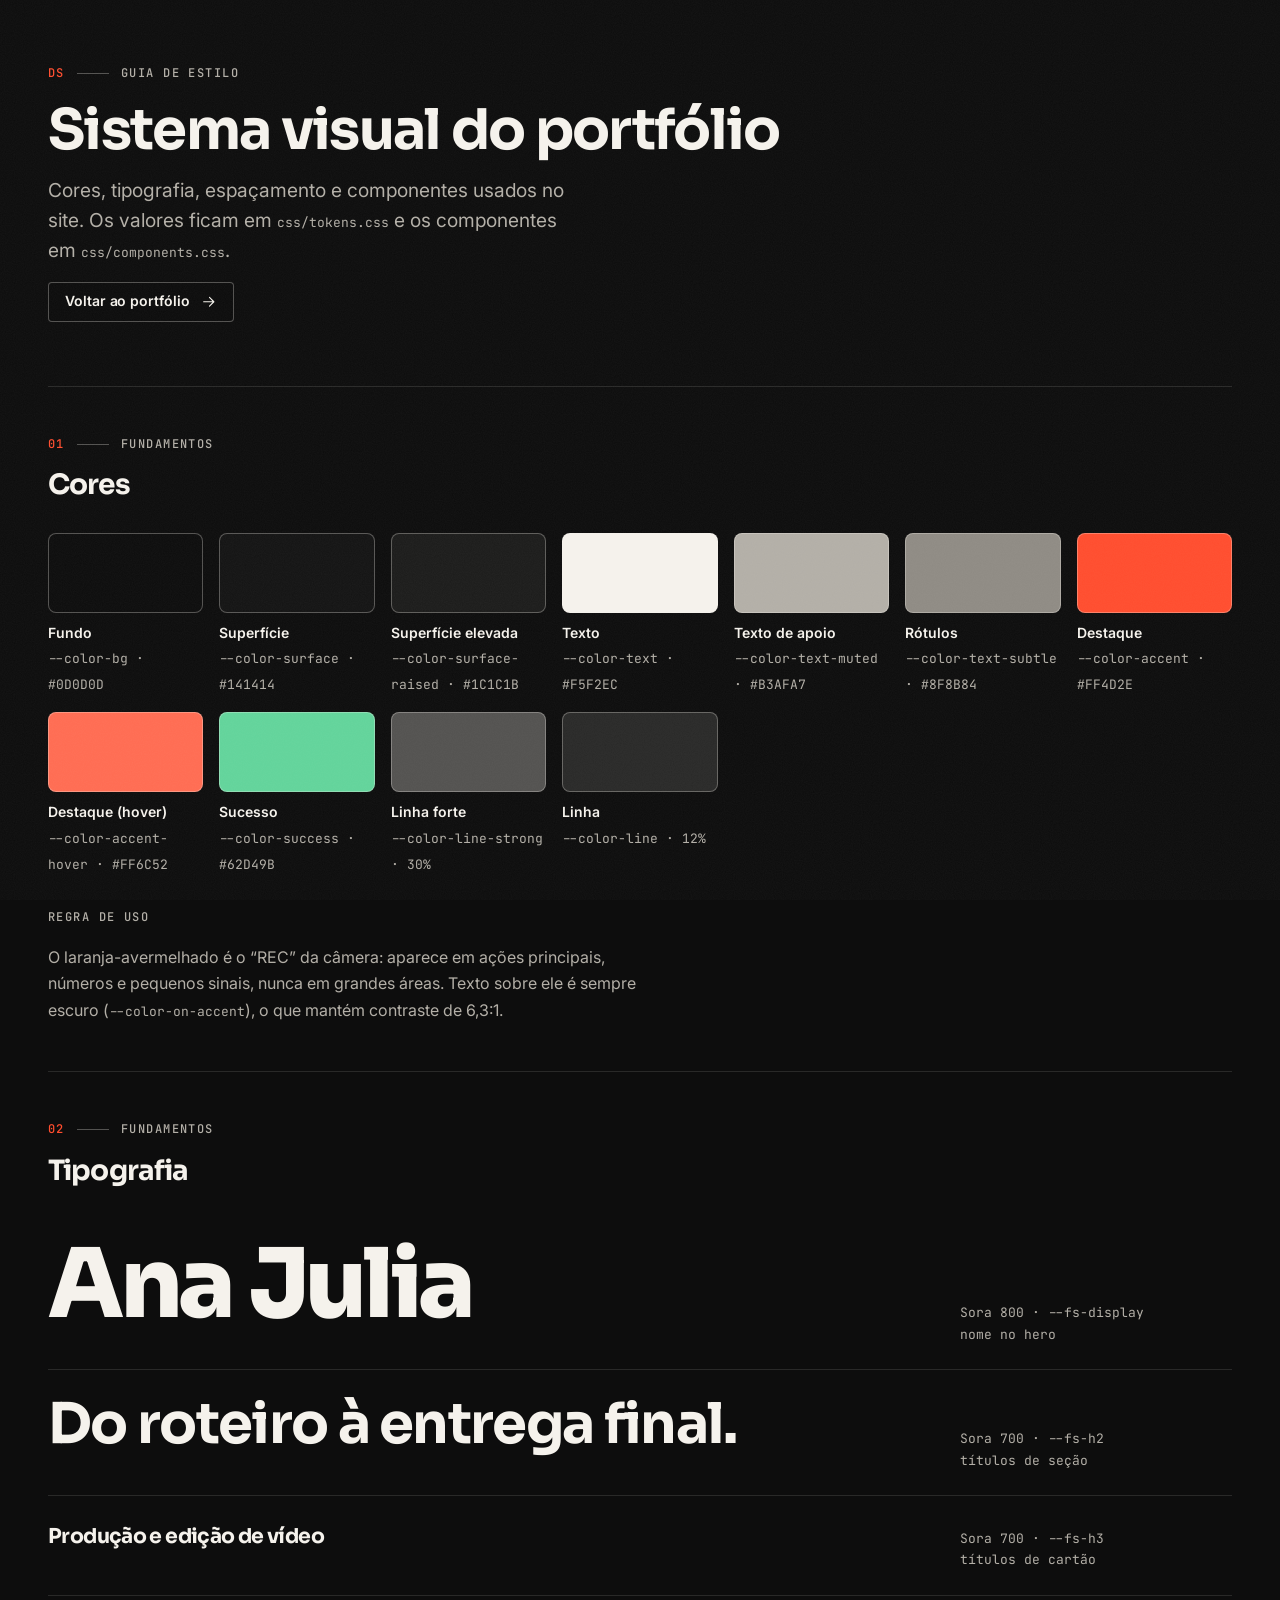
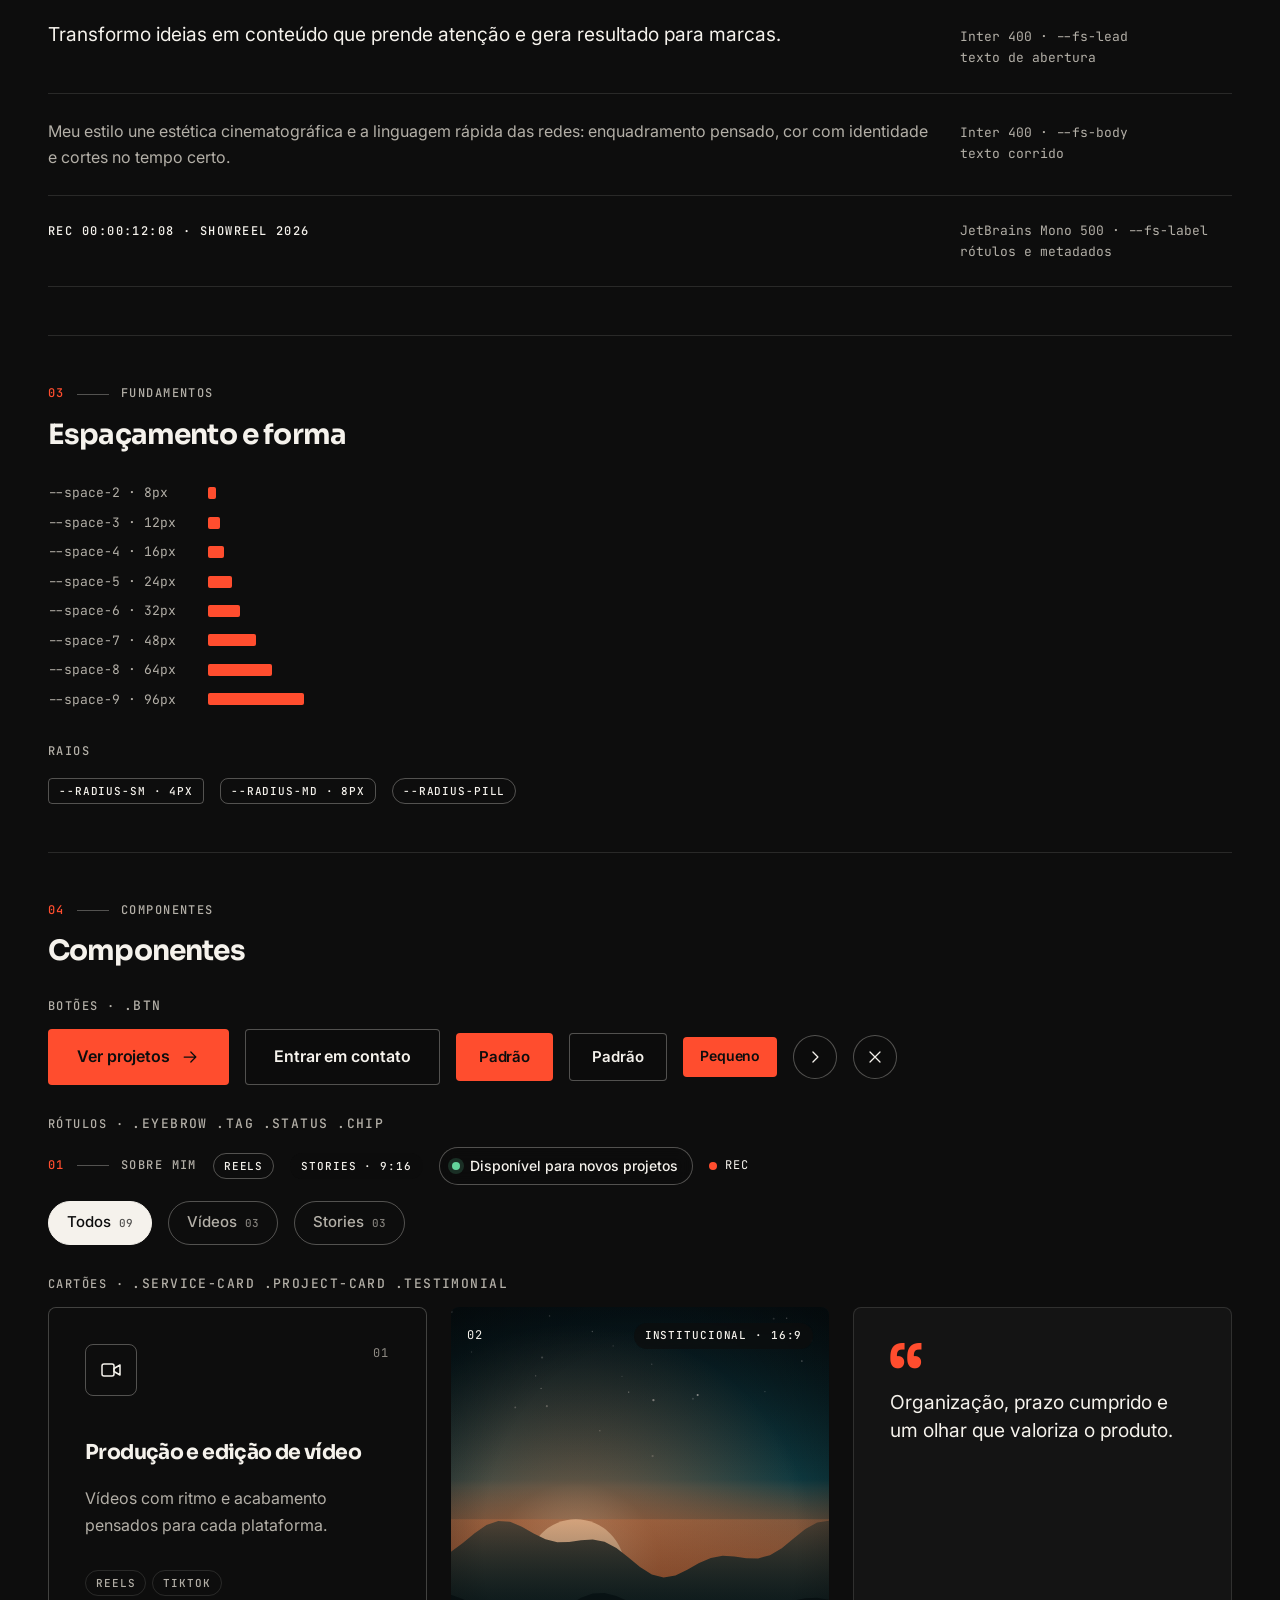
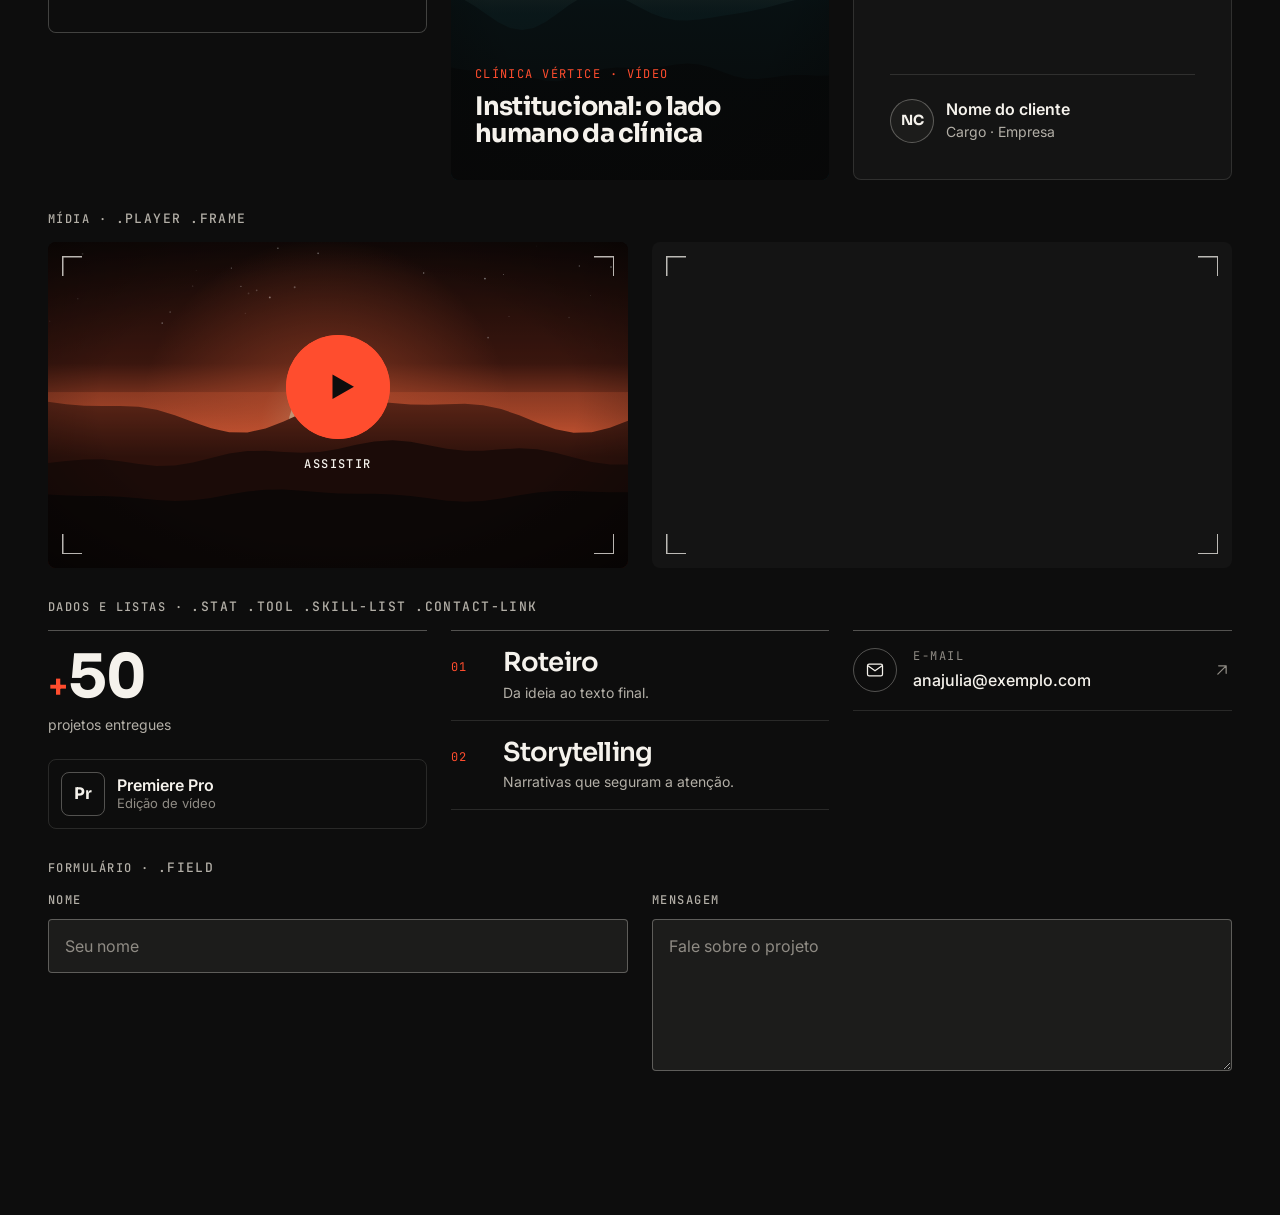
<file: guia-de-estilo.html>
<!doctype html>
<html lang="pt-BR">
<head>
  <meta charset="utf-8">
  <meta name="viewport" content="width=device-width, initial-scale=1">
  <meta name="robots" content="noindex">
  <title>Guia de estilo — Portfólio Ana Julia</title>
  <link rel="icon" href="assets/favicon.svg" type="image/svg+xml">
  <link rel="preconnect" href="https://fonts.googleapis.com">
  <link rel="preconnect" href="https://fonts.gstatic.com" crossorigin>
  <link rel="stylesheet" href="https://fonts.googleapis.com/css2?family=Inter:wght@400;500;600&family=JetBrains+Mono:wght@400;500&family=Sora:wght@600;700;800&display=swap">
  <link rel="stylesheet" href="css/tokens.css">
  <link rel="stylesheet" href="css/base.css">
  <link rel="stylesheet" href="css/components.css">
  <style>
    /* Estilos apenas desta página de documentação */
    .guide { padding-block: var(--space-8) var(--space-9); }
    .guide__intro { display: grid; gap: var(--space-4); margin-bottom: var(--space-8); }
    .guide__intro h1 { font-size: var(--fs-h2); }
    .guide__block { padding-block: var(--space-7); border-top: 1px solid var(--color-line); }
    .guide__block > h2 { margin-block: var(--space-4) var(--space-6); font-size: 1.75rem; }
    .guide__sub { margin-block: var(--space-6) var(--space-4); font-family: var(--font-mono); font-size: var(--fs-label); font-weight: 500; letter-spacing: var(--tracking-label); text-transform: uppercase; color: var(--color-text-muted); }
    .guide__row { display: flex; flex-wrap: wrap; align-items: center; gap: var(--space-4); }
    .guide__cols { display: grid; gap: var(--space-5); grid-template-columns: repeat(auto-fit, minmax(17rem, 1fr)); align-items: start; }
    .guide code { font-family: var(--font-mono); font-size: 0.8125rem; color: var(--color-text-muted); }

    .swatches { display: grid; gap: var(--space-4); grid-template-columns: repeat(auto-fill, minmax(9.5rem, 1fr)); }
    .swatch__chip { height: 5rem; border: 1px solid var(--color-line-strong); border-radius: var(--radius-md); }
    .swatch__name { display: block; margin-top: var(--space-2); font-weight: 600; font-size: var(--fs-small); }

    .type-row { display: grid; gap: var(--space-2); padding-block: var(--space-5); border-bottom: 1px solid var(--color-line); }
    .type-row > :first-child { overflow-wrap: anywhere; }
    @media (min-width: 60rem) { .type-row { grid-template-columns: minmax(0, 1fr) 17rem; align-items: baseline; gap: var(--space-6); } }

    .space-row { display: flex; align-items: center; gap: var(--space-4); margin-bottom: var(--space-2); }
    .space-row i { display: block; height: 0.75rem; border-radius: 2px; background: var(--color-accent); }
    .space-row code { width: 9rem; flex: none; }

    .demo-frame { position: relative; aspect-ratio: 16 / 9; border-radius: var(--radius-md); background: var(--color-surface); }
  </style>
</head>
<body>
  <svg width="0" height="0" style="position:absolute" aria-hidden="true" focusable="false">
    <symbol id="i-video" viewBox="0 0 24 24"><rect x="3" y="6" width="12" height="12" rx="2"/><path d="M15 10.5l6-3.5v10l-6-3.5z"/></symbol>
    <symbol id="i-arrow-right" viewBox="0 0 24 24"><path d="M5 12h14M13 6l6 6-6 6"/></symbol>
    <symbol id="i-arrow-up-right" viewBox="0 0 24 24"><path d="M7 17L17 7M8 7h9v9"/></symbol>
    <symbol id="i-chevron-right" viewBox="0 0 24 24"><path d="M9.5 6l6 6-6 6"/></symbol>
    <symbol id="i-close" viewBox="0 0 24 24"><path d="M6 6l12 12M18 6L6 18"/></symbol>
    <symbol id="i-play" viewBox="0 0 24 24"><path d="M7 4.5v15l13-7.5z"/></symbol>
    <symbol id="i-mail" viewBox="0 0 24 24"><rect x="3" y="5" width="18" height="14" rx="2"/><path d="M3.5 7l8.5 6 8.5-6"/></symbol>
  </svg>

  <main class="container guide">
    <header class="guide__intro">
      <p class="eyebrow"><span class="eyebrow__num">DS</span>Guia de estilo</p>
      <h1>Sistema visual do portfólio</h1>
      <p class="section-lead">Cores, tipografia, espaçamento e componentes usados no site. Os valores ficam em <code>css/tokens.css</code> e os componentes em <code>css/components.css</code>.</p>
      <p><a class="btn btn--ghost btn--sm" href="index.html">Voltar ao portfólio <svg class="icon icon--move" aria-hidden="true"><use href="#i-arrow-right"/></svg></a></p>
    </header>

    <!-- CORES -->
    <section class="guide__block" aria-labelledby="g-cores">
      <p class="eyebrow"><span class="eyebrow__num">01</span>Fundamentos</p>
      <h2 id="g-cores">Cores</h2>
      <ul class="swatches">
        <li><div class="swatch__chip" style="background:var(--color-bg)"></div><span class="swatch__name">Fundo</span><code>--color-bg · #0D0D0D</code></li>
        <li><div class="swatch__chip" style="background:var(--color-surface)"></div><span class="swatch__name">Superfície</span><code>--color-surface · #141414</code></li>
        <li><div class="swatch__chip" style="background:var(--color-surface-raised)"></div><span class="swatch__name">Superfície elevada</span><code>--color-surface-raised · #1C1C1B</code></li>
        <li><div class="swatch__chip" style="background:var(--color-text)"></div><span class="swatch__name">Texto</span><code>--color-text · #F5F2EC</code></li>
        <li><div class="swatch__chip" style="background:var(--color-text-muted)"></div><span class="swatch__name">Texto de apoio</span><code>--color-text-muted · #B3AFA7</code></li>
        <li><div class="swatch__chip" style="background:var(--color-text-subtle)"></div><span class="swatch__name">Rótulos</span><code>--color-text-subtle · #8F8B84</code></li>
        <li><div class="swatch__chip" style="background:var(--color-accent)"></div><span class="swatch__name">Destaque</span><code>--color-accent · #FF4D2E</code></li>
        <li><div class="swatch__chip" style="background:var(--color-accent-hover)"></div><span class="swatch__name">Destaque (hover)</span><code>--color-accent-hover · #FF6C52</code></li>
        <li><div class="swatch__chip" style="background:var(--color-success)"></div><span class="swatch__name">Sucesso</span><code>--color-success · #62D49B</code></li>
        <li><div class="swatch__chip" style="background:var(--color-line-strong)"></div><span class="swatch__name">Linha forte</span><code>--color-line-strong · 30%</code></li>
        <li><div class="swatch__chip" style="background:var(--color-line)"></div><span class="swatch__name">Linha</span><code>--color-line · 12%</code></li>
      </ul>
      <p class="guide__sub">Regra de uso</p>
      <p style="max-width:60ch;color:var(--color-text-muted)">O laranja-avermelhado é o “REC” da câmera: aparece em ações principais, números e pequenos sinais, nunca em grandes áreas. Texto sobre ele é sempre escuro (<code>--color-on-accent</code>), o que mantém contraste de 6,3:1.</p>
    </section>

    <!-- TIPOGRAFIA -->
    <section class="guide__block" aria-labelledby="g-tipo">
      <p class="eyebrow"><span class="eyebrow__num">02</span>Fundamentos</p>
      <h2 id="g-tipo">Tipografia</h2>
      <div class="type-row"><p style="font-family:var(--font-display);font-weight:800;font-size:clamp(3rem,9vw,6rem);line-height:.9;letter-spacing:var(--tracking-display)">Ana Julia</p><code>Sora 800 · --fs-display<br>nome no hero</code></div>
      <div class="type-row"><p style="font-family:var(--font-display);font-weight:700;font-size:var(--fs-h2);line-height:1.08;letter-spacing:var(--tracking-heading)">Do roteiro à entrega final.</p><code>Sora 700 · --fs-h2<br>títulos de seção</code></div>
      <div class="type-row"><p style="font-family:var(--font-display);font-weight:700;font-size:var(--fs-h3);letter-spacing:var(--tracking-heading)">Produção e edição de vídeo</p><code>Sora 700 · --fs-h3<br>títulos de cartão</code></div>
      <div class="type-row"><p style="font-size:var(--fs-lead);line-height:1.55">Transformo ideias em conteúdo que prende atenção e gera resultado para marcas.</p><code>Inter 400 · --fs-lead<br>texto de abertura</code></div>
      <div class="type-row"><p style="color:var(--color-text-muted)">Meu estilo une estética cinematográfica e a linguagem rápida das redes: enquadramento pensado, cor com identidade e cortes no tempo certo.</p><code>Inter 400 · --fs-body<br>texto corrido</code></div>
      <div class="type-row"><p style="font-family:var(--font-mono);font-size:var(--fs-label);font-weight:500;letter-spacing:var(--tracking-label);text-transform:uppercase">REC 00:00:12:08 · Showreel 2026</p><code>JetBrains Mono 500 · --fs-label<br>rótulos e metadados</code></div>
    </section>

    <!-- ESPAÇAMENTO -->
    <section class="guide__block" aria-labelledby="g-espaco">
      <p class="eyebrow"><span class="eyebrow__num">03</span>Fundamentos</p>
      <h2 id="g-espaco">Espaçamento e forma</h2>
      <div class="space-row"><code>--space-2 · 8px</code><i style="width:var(--space-2)"></i></div>
      <div class="space-row"><code>--space-3 · 12px</code><i style="width:var(--space-3)"></i></div>
      <div class="space-row"><code>--space-4 · 16px</code><i style="width:var(--space-4)"></i></div>
      <div class="space-row"><code>--space-5 · 24px</code><i style="width:var(--space-5)"></i></div>
      <div class="space-row"><code>--space-6 · 32px</code><i style="width:var(--space-6)"></i></div>
      <div class="space-row"><code>--space-7 · 48px</code><i style="width:var(--space-7)"></i></div>
      <div class="space-row"><code>--space-8 · 64px</code><i style="width:var(--space-8)"></i></div>
      <div class="space-row"><code>--space-9 · 96px</code><i style="width:var(--space-9)"></i></div>
      <p class="guide__sub">Raios</p>
      <div class="guide__row">
        <span class="tag" style="border-radius:var(--radius-sm)">--radius-sm · 4px</span>
        <span class="tag" style="border-radius:var(--radius-md)">--radius-md · 8px</span>
        <span class="tag">--radius-pill</span>
      </div>
    </section>

    <!-- COMPONENTES -->
    <section class="guide__block" aria-labelledby="g-comp">
      <p class="eyebrow"><span class="eyebrow__num">04</span>Componentes</p>
      <h2 id="g-comp">Componentes</h2>

      <h3 class="guide__sub">Botões · <code>.btn</code></h3>
      <div class="guide__row">
        <a class="btn btn--primary btn--lg" href="#g-comp">Ver projetos <svg class="icon icon--move" aria-hidden="true"><use href="#i-arrow-right"/></svg></a>
        <a class="btn btn--ghost btn--lg" href="#g-comp">Entrar em contato</a>
        <a class="btn btn--primary" href="#g-comp">Padrão</a>
        <a class="btn btn--ghost" href="#g-comp">Padrão</a>
        <a class="btn btn--primary btn--sm" href="#g-comp">Pequeno</a>
        <button class="icon-btn" type="button" aria-label="Exemplo de botão de ícone"><svg class="icon" aria-hidden="true"><use href="#i-chevron-right"/></svg></button>
        <button class="icon-btn" type="button" aria-label="Exemplo de botão de fechar"><svg class="icon" aria-hidden="true"><use href="#i-close"/></svg></button>
      </div>

      <h3 class="guide__sub">Rótulos · <code>.eyebrow</code> <code>.tag</code> <code>.status</code> <code>.chip</code></h3>
      <div class="guide__row">
        <p class="eyebrow"><span class="eyebrow__num">01</span>Sobre mim</p>
        <span class="tag">Reels</span>
        <span class="tag tag--solid">Stories · 9:16</span>
        <span class="status"><span class="status__dot"></span>Disponível para novos projetos</span>
        <span style="display:inline-flex;align-items:center;gap:.5rem;font-family:var(--font-mono);font-size:var(--fs-label);letter-spacing:var(--tracking-label)"><span class="rec-dot"></span>REC</span>
      </div>
      <div class="guide__row" style="margin-top:var(--space-4)">
        <button class="chip" type="button" aria-pressed="true">Todos <span class="chip__count">09</span></button>
        <button class="chip" type="button" aria-pressed="false">Vídeos <span class="chip__count">03</span></button>
        <button class="chip" type="button" aria-pressed="false">Stories <span class="chip__count">03</span></button>
      </div>

      <h3 class="guide__sub">Cartões · <code>.service-card</code> <code>.project-card</code> <code>.testimonial</code></h3>
      <div class="guide__cols">
        <div class="service-grid" style="grid-template-columns:1fr">
          <article class="service-card">
            <div class="service-card__top">
              <span class="service-card__icon"><svg class="icon" aria-hidden="true"><use href="#i-video"/></svg></span>
              <span class="service-card__num">01</span>
            </div>
            <h4 class="service-card__title" style="margin:0;font-family:var(--font-display);letter-spacing:var(--tracking-heading)">Produção e edição de vídeo</h4>
            <p class="service-card__text">Vídeos com ritmo e acabamento pensados para cada plataforma.</p>
            <ul class="service-card__tags"><li class="tag">Reels</li><li class="tag">TikTok</li></ul>
          </article>
        </div>

        <article class="project-card">
          <img class="project-card__img" src="assets/img/projetos/02-capa.svg" alt="" width="800" height="1000">
          <div class="project-card__top"><span>02</span><span class="tag tag--solid">Institucional · 16:9</span></div>
          <div class="project-card__body">
            <p class="project-card__client">Clínica Vértice · Vídeo</p>
            <h4 class="project-card__title" style="margin:0;font-family:var(--font-display);letter-spacing:var(--tracking-heading);line-height:var(--lh-heading)"><button class="project-card__trigger" type="button">Institucional: o lado humano da clínica</button></h4>
            <div class="project-card__more"><div>
              <p class="project-card__desc">Passe o mouse para ver o zoom suave e a descrição.</p>
              <span class="project-card__cta">Ver case <svg class="icon" aria-hidden="true"><use href="#i-arrow-up-right"/></svg></span>
            </div></div>
          </div>
        </article>

        <figure class="testimonial">
          <blockquote class="testimonial__quote">Organização, prazo cumprido e um olhar que valoriza o produto.</blockquote>
          <figcaption class="testimonial__author">
            <span class="testimonial__avatar" aria-hidden="true">NC</span>
            <span><span class="testimonial__name">Nome do cliente</span><span class="testimonial__role">Cargo · Empresa</span></span>
          </figcaption>
        </figure>
      </div>

      <h3 class="guide__sub">Mídia · <code>.player</code> <code>.frame</code></h3>
      <div class="guide__cols">
        <div class="player">
          <img class="player__poster" src="assets/img/showreel-capa.svg" alt="">
          <span class="frame" aria-hidden="true"></span>
          <button class="player__play" type="button" aria-label="Exemplo de player">
            <span class="player__play-icon"><svg class="icon" aria-hidden="true"><use href="#i-play"/></svg></span>
            <span class="player__play-label">Assistir</span>
          </button>
        </div>
        <div class="demo-frame"><span class="frame" aria-hidden="true"></span></div>
      </div>

      <h3 class="guide__sub">Dados e listas · <code>.stat</code> <code>.tool</code> <code>.skill-list</code> <code>.contact-link</code></h3>
      <div class="guide__cols">
        <div>
          <div class="stat" style="margin-bottom:var(--space-5)"><span class="stat__label">projetos entregues</span><span class="stat__value"><small>+</small>50</span></div>
          <div class="tool"><span class="tool__mark" aria-hidden="true">Pr</span><span><span class="tool__name">Premiere Pro</span><span class="tool__use">Edição de vídeo</span></span></div>
        </div>
        <ol class="skill-list">
          <li><strong>Roteiro</strong><span>Da ideia ao texto final.</span></li>
          <li><strong>Storytelling</strong><span>Narrativas que seguram a atenção.</span></li>
        </ol>
        <ul class="contact-list">
          <li><a class="contact-link" href="#g-comp">
            <span class="contact-link__icon"><svg class="icon" aria-hidden="true"><use href="#i-mail"/></svg></span>
            <span><span class="contact-link__label">E-mail</span><span class="contact-link__value">anajulia@exemplo.com</span></span>
            <svg class="icon contact-link__arrow" aria-hidden="true"><use href="#i-arrow-up-right"/></svg>
          </a></li>
        </ul>
      </div>

      <h3 class="guide__sub">Formulário · <code>.field</code></h3>
      <div class="guide__cols">
        <div class="field">
          <label class="field__label" for="g-nome">Nome</label>
          <input class="field__input" id="g-nome" type="text" placeholder="Seu nome">
        </div>
        <div class="field">
          <label class="field__label" for="g-msg">Mensagem</label>
          <textarea class="field__input" id="g-msg" rows="3" placeholder="Fale sobre o projeto"></textarea>
        </div>
      </div>
    </section>
  </main>
</body>
</html>
</file>
<file: css/tokens.css>
/* ==========================================================================
   TOKENS DE DESIGN
   Fonte única de verdade para cores, tipografia, espaçamento e movimento.
   Para mudar a identidade do site, edite apenas este arquivo.
   ========================================================================== */

:root {
  color-scheme: dark;

  /* ---- Cores: base ---------------------------------------------------- */
  --color-bg: #0d0d0d;              /* fundo principal */
  --color-surface: #141414;         /* cartões e blocos */
  --color-surface-raised: #1c1c1b;  /* hover de cartões, campos de formulário */

  /* ---- Cores: texto ---------------------------------------------------- */
  --color-text: #f5f2ec;            /* texto principal (branco quente) */
  --color-text-muted: #b3afa7;      /* texto de apoio — contraste 8,9:1 */
  --color-text-subtle: #8f8b84;     /* rótulos e metadados — contraste 5,7:1 */

  /* ---- Cores: destaque -------------------------------------------------- */
  --color-accent: #ff4d2e;          /* cor de destaque (o "REC" da câmera) */
  --color-accent-hover: #ff6c52;
  --color-accent-soft: rgba(255, 77, 46, 0.14);
  --color-on-accent: #0d0d0d;       /* texto sobre a cor de destaque — 6,3:1 */

  /* ---- Cores: linhas e estados ------------------------------------------ */
  --color-line: rgba(245, 242, 236, 0.12);
  --color-line-strong: rgba(245, 242, 236, 0.3);
  --color-success: #62d49b;
  --color-scrim: rgba(13, 13, 13, 0.82);

  /* ---- Tipografia: famílias --------------------------------------------- */
  --font-display: "Sora", "Space Grotesk", system-ui, -apple-system, "Segoe UI", sans-serif;
  --font-body: "Inter", system-ui, -apple-system, "Segoe UI", Roboto, sans-serif;
  --font-mono: "JetBrains Mono", ui-monospace, "SF Mono", Menlo, Consolas, monospace;

  /* ---- Tipografia: escala fluida (mobile → desktop) --------------------- */
  --fs-display: clamp(3.25rem, 18.5vw, 13rem);   /* nome no hero */
  --fs-h1: clamp(2.5rem, 7vw, 5.5rem);           /* chamada do contato */
  --fs-h2: clamp(2rem, 4.6vw, 3.5rem);           /* títulos de seção */
  --fs-h3: clamp(1.1875rem, 1.6vw, 1.375rem);    /* títulos de cartão */
  --fs-lead: clamp(1.125rem, 1.5vw, 1.3125rem);  /* texto de abertura */
  --fs-body: clamp(1rem, 1.1vw, 1.0625rem);      /* texto corrido */
  --fs-small: 0.875rem;
  --fs-label: 0.75rem;                           /* rótulos em mono, caixa alta */

  --lh-tight: 0.9;
  --lh-heading: 1.08;
  --lh-body: 1.65;

  --tracking-display: -0.045em;
  --tracking-heading: -0.03em;
  --tracking-label: 0.12em;

  /* ---- Espaçamento (base 4px) ------------------------------------------- */
  --space-1: 0.25rem;
  --space-2: 0.5rem;
  --space-3: 0.75rem;
  --space-4: 1rem;
  --space-5: 1.5rem;
  --space-6: 2rem;
  --space-7: 3rem;
  --space-8: 4rem;
  --space-9: 6rem;
  --space-section: clamp(5rem, 11vw, 9.5rem);    /* respiro entre seções */

  /* ---- Layout ----------------------------------------------------------- */
  --container: 77.5rem;                          /* 1240px */
  --gutter: clamp(1.25rem, 4vw, 3rem);
  --nav-h: 4.5rem;

  /* ---- Forma ------------------------------------------------------------ */
  --radius-sm: 4px;
  --radius-md: 8px;
  --radius-pill: 999px;

  /* ---- Movimento -------------------------------------------------------- */
  --ease-out: cubic-bezier(0.16, 1, 0.3, 1);
  --ease-in-out: cubic-bezier(0.65, 0, 0.35, 1);
  --dur-fast: 180ms;
  --dur-base: 360ms;
  --dur-slow: 800ms;

  /* ---- Camadas ---------------------------------------------------------- */
  --z-nav: 50;
  --z-grain: 60;
}
</file>
<file: css/base.css>
/* ==========================================================================
   BASE — reset, elementos, layout e utilitários
   ========================================================================== */

*,
*::before,
*::after {
  box-sizing: border-box;
}

html {
  scroll-behavior: smooth;
  scroll-padding-top: calc(var(--nav-h) + 1rem);
  -webkit-text-size-adjust: 100%;
  text-size-adjust: 100%;
}

/* Trava a rolagem enquanto o menu mobile ou o modal estiverem abertos */
html.is-locked {
  overflow: hidden;
}

html:has(dialog[open]) {
  overflow: hidden;
}

body {
  margin: 0;
  min-height: 100vh;
  background: var(--color-bg);
  color: var(--color-text);
  font-family: var(--font-body);
  font-size: var(--fs-body);
  line-height: var(--lh-body);
  -webkit-font-smoothing: antialiased;
  -moz-osx-font-smoothing: grayscale;
  text-rendering: optimizeLegibility;
}

/* Granulado de película sobre toda a página */
body::before {
  content: "";
  position: fixed;
  inset: 0;
  z-index: var(--z-grain);
  pointer-events: none;
  opacity: 0.07;
  background-image: url("data:image/svg+xml,%3Csvg xmlns='http://www.w3.org/2000/svg' width='180' height='180'%3E%3Cfilter id='n'%3E%3CfeTurbulence type='fractalNoise' baseFrequency='.9' numOctaves='2' stitchTiles='stitch'/%3E%3CfeColorMatrix values='0 0 0 0 1 0 0 0 0 1 0 0 0 0 1 0 0 0 .55 0'/%3E%3C/filter%3E%3Crect width='100%25' height='100%25' filter='url(%23n)'/%3E%3C/svg%3E");
}

h1,
h2,
h3,
p,
ul,
ol,
dl,
dd,
figure,
blockquote {
  margin: 0;
}

ul,
ol {
  padding: 0;
  list-style: none;
}

h1,
h2,
h3 {
  font-family: var(--font-display);
  font-weight: 700;
  line-height: var(--lh-heading);
  letter-spacing: var(--tracking-heading);
  text-wrap: balance;
}

p {
  text-wrap: pretty;
}

img,
svg,
video,
iframe {
  display: block;
  max-width: 100%;
}

img,
video {
  height: auto;
}

a {
  color: inherit;
  text-decoration: none;
}

button,
input,
textarea {
  font: inherit;
  color: inherit;
}

button {
  padding: 0;
  border: 0;
  background: none;
  cursor: pointer;
}

::selection {
  background: var(--color-accent);
  color: var(--color-on-accent);
}

:focus-visible {
  outline: 2px solid var(--color-accent);
  outline-offset: 3px;
  border-radius: 2px;
}

/* ---- Layout ------------------------------------------------------------ */

.container {
  width: min(100% - 2 * var(--gutter), var(--container));
  margin-inline: auto;
}

.section {
  padding-block: var(--space-section);
}

.section--line {
  border-top: 1px solid var(--color-line);
}

/* ---- Utilitários ------------------------------------------------------- */

.visually-hidden {
  position: absolute;
  width: 1px;
  height: 1px;
  margin: -1px;
  padding: 0;
  overflow: hidden;
  clip-path: inset(50%);
  white-space: nowrap;
  border: 0;
}

.skip-link {
  position: fixed;
  top: var(--space-3);
  left: var(--space-3);
  z-index: 100;
  padding: var(--space-3) var(--space-4);
  border-radius: var(--radius-sm);
  background: var(--color-accent);
  color: var(--color-on-accent);
  font-weight: 600;
  transform: translateY(-200%);
}

.skip-link:focus {
  transform: none;
}

.icon {
  width: 1.25em;
  height: 1.25em;
  flex: none;
  fill: none;
  stroke: currentColor;
  stroke-width: 1.5;
  stroke-linecap: round;
  stroke-linejoin: round;
}

.accent {
  color: var(--color-accent);
}

/* ---- Animação de entrada ao rolar --------------------------------------
   Só esconde o conteúdo quando o JavaScript está ativo (classe .js no <html>),
   para que a página continue legível sem scripts.                          */

.js [data-reveal] {
  opacity: 0;
  transform: translateY(1.5rem);
  transition:
    opacity var(--dur-slow) var(--ease-out) var(--reveal-delay, 0ms),
    transform var(--dur-slow) var(--ease-out) var(--reveal-delay, 0ms);
}

.js [data-reveal].is-visible {
  opacity: 1;
  transform: none;
}

/* ---- Menos movimento para quem prefere --------------------------------- */

@media (prefers-reduced-motion: reduce) {
  html {
    scroll-behavior: auto;
  }

  *,
  *::before,
  *::after {
    animation-duration: 0.01ms !important;
    animation-iteration-count: 1 !important;
    transition-duration: 0.01ms !important;
    transition-delay: 0ms !important;
  }

  .js [data-reveal] {
    opacity: 1;
    transform: none;
  }
}
</file>
<file: css/components.css>
/* ==========================================================================
   COMPONENTES REUTILIZÁVEIS
   Índice
   01. Botão            .btn
   02. Botão de ícone   .icon-btn
   03. Rótulos          .eyebrow · .tag · .status · .rec-dot
   04. Cabeçalho de seção .section-head
   05. Moldura de visor .frame
   06. Navegação        .nav
   07. Letreiro         .marquee
   08. Número de destaque .stat
   09. Cartão de serviço .service-card
   10. Filtro           .chip
   11. Cartão de projeto .project-card
   12. Player de vídeo  .player
   13. Galeria          .gallery
   14. Modal            .modal
   15. Ferramenta e habilidade .tool · .skill-list
   16. Marcas e depoimento .logo-wall · .testimonial
   17. Formulário       .field
   18. Lista de contatos .contact-list
   ========================================================================== */

/* 01. Botão ---------------------------------------------------------------- */

.btn {
  display: inline-flex;
  align-items: center;
  justify-content: center;
  gap: 0.625rem;
  min-height: 3rem;
  padding: 0.75rem 1.375rem;
  border: 1px solid transparent;
  border-radius: var(--radius-sm);
  font-family: var(--font-body);
  font-size: 0.9375rem;
  font-weight: 600;
  line-height: 1.2;
  letter-spacing: -0.005em;
  white-space: nowrap;
  cursor: pointer;
  transition:
    background-color var(--dur-fast) ease,
    border-color var(--dur-fast) ease,
    color var(--dur-fast) ease,
    transform var(--dur-fast) ease;
}

.btn:active {
  transform: translateY(1px);
}

.btn .icon {
  transition: transform var(--dur-base) var(--ease-out);
}

.btn:hover .icon--move {
  transform: translateX(4px);
}

.btn:hover .icon--drop {
  transform: translateY(3px);
}

.btn--primary {
  background: var(--color-accent);
  color: var(--color-on-accent);
}

.btn--primary:hover {
  background: var(--color-accent-hover);
}

.btn--ghost {
  border-color: var(--color-line-strong);
  background: rgba(13, 13, 13, 0.35);
  color: var(--color-text);
}

.btn--ghost:hover {
  border-color: var(--color-text);
  background: rgba(245, 242, 236, 0.08);
}

.btn--lg {
  min-height: 3.5rem;
  padding-inline: 1.75rem;
  font-size: 1rem;
}

.btn--sm {
  min-height: 2.5rem;
  padding: 0.5rem 1rem;
  font-size: 0.875rem;
}

.btn--block {
  width: 100%;
}

.btn[disabled] {
  opacity: 0.6;
  cursor: progress;
}

/* 02. Botão de ícone ------------------------------------------------------- */

.icon-btn {
  display: inline-grid;
  place-items: center;
  width: 2.75rem;
  height: 2.75rem;
  border: 1px solid var(--color-line-strong);
  border-radius: 50%;
  background: rgba(13, 13, 13, 0.6);
  color: var(--color-text);
  transition:
    background-color var(--dur-fast) ease,
    border-color var(--dur-fast) ease,
    color var(--dur-fast) ease;
}

.icon-btn:hover {
  border-color: var(--color-accent);
  background: var(--color-accent);
  color: var(--color-on-accent);
}

.icon-btn[disabled] {
  opacity: 0.35;
  pointer-events: none;
}

/* 03. Rótulos --------------------------------------------------------------- */

.eyebrow {
  display: flex;
  align-items: center;
  gap: 0.75rem;
  font-family: var(--font-mono);
  font-size: var(--fs-label);
  font-weight: 500;
  letter-spacing: var(--tracking-label);
  text-transform: uppercase;
  color: var(--color-text-muted);
}

.eyebrow__num {
  color: var(--color-accent);
}

.eyebrow__num::after {
  content: "";
  display: inline-block;
  width: 2rem;
  height: 1px;
  margin-left: 0.75rem;
  vertical-align: middle;
  background: var(--color-line-strong);
}

.tag {
  display: inline-flex;
  align-items: center;
  gap: 0.375rem;
  padding: 0.3rem 0.625rem;
  border: 1px solid var(--color-line-strong);
  border-radius: var(--radius-pill);
  font-family: var(--font-mono);
  font-size: 0.6875rem;
  font-weight: 500;
  letter-spacing: 0.08em;
  line-height: 1.3;
  text-transform: uppercase;
  color: var(--color-text);
}

.tag--solid {
  border-color: transparent;
  background: rgba(13, 13, 13, 0.7);
  backdrop-filter: blur(6px);
}

.rec-dot {
  display: inline-block;
  width: 0.5rem;
  height: 0.5rem;
  flex: none;
  border-radius: 50%;
  background: var(--color-accent);
  animation: rec-blink 1.6s steps(1, end) infinite;
}

@keyframes rec-blink {
  50% {
    opacity: 0.25;
  }
}

.status {
  display: inline-flex;
  align-items: center;
  gap: 0.625rem;
  padding: 0.4rem 0.875rem 0.4rem 0.75rem;
  border: 1px solid var(--color-line-strong);
  border-radius: var(--radius-pill);
  background: rgba(13, 13, 13, 0.45);
  backdrop-filter: blur(8px);
  font-size: var(--fs-small);
  font-weight: 500;
}

.status__dot {
  width: 0.5rem;
  height: 0.5rem;
  border-radius: 50%;
  background: var(--color-success);
  box-shadow: 0 0 0 4px rgba(98, 212, 155, 0.18);
}

/* 04. Cabeçalho de seção ---------------------------------------------------- */

.section-head {
  display: grid;
  gap: var(--space-5);
  margin-bottom: clamp(2.5rem, 6vw, 4.5rem);
}

.section-title {
  max-width: 18ch;
  font-size: var(--fs-h2);
}

.section-lead {
  max-width: 52ch;
  font-size: var(--fs-lead);
  line-height: 1.55;
  color: var(--color-text-muted);
}

@media (min-width: 60rem) {
  .section-head--split {
    grid-template-columns: minmax(0, 1.2fr) minmax(0, 1fr);
    align-items: end;
    column-gap: var(--space-8);
  }

  .section-head--split .eyebrow {
    grid-column: 1 / -1;
  }
}

/* 05. Moldura de visor (cantos de viewfinder) -------------------------------
   Um único elemento desenha os quatro cantos com gradientes.               */

.frame {
  --frame-color: var(--color-text);
  --frame-size: 1.25rem;
  --frame-weight: 1.5px;
  position: absolute;
  inset: var(--frame-inset, 0.875rem);
  z-index: 2;
  pointer-events: none;
  opacity: 0.75;
  background:
    linear-gradient(var(--frame-color), var(--frame-color)) top left / var(--frame-size) var(--frame-weight),
    linear-gradient(var(--frame-color), var(--frame-color)) top left / var(--frame-weight) var(--frame-size),
    linear-gradient(var(--frame-color), var(--frame-color)) top right / var(--frame-size) var(--frame-weight),
    linear-gradient(var(--frame-color), var(--frame-color)) top right / var(--frame-weight) var(--frame-size),
    linear-gradient(var(--frame-color), var(--frame-color)) bottom left / var(--frame-size) var(--frame-weight),
    linear-gradient(var(--frame-color), var(--frame-color)) bottom left / var(--frame-weight) var(--frame-size),
    linear-gradient(var(--frame-color), var(--frame-color)) bottom right / var(--frame-size) var(--frame-weight),
    linear-gradient(var(--frame-color), var(--frame-color)) bottom right / var(--frame-weight) var(--frame-size);
  background-repeat: no-repeat;
}

/* 06. Navegação ------------------------------------------------------------- */

.nav {
  position: fixed;
  inset: 0 0 auto;
  z-index: var(--z-nav);
  height: var(--nav-h);
  border-bottom: 1px solid transparent;
  transition:
    background-color var(--dur-base) ease,
    border-color var(--dur-base) ease;
}

.nav.is-scrolled,
.nav.is-open {
  border-bottom-color: var(--color-line);
  background: var(--color-scrim);
  -webkit-backdrop-filter: blur(14px) saturate(1.4);
  backdrop-filter: blur(14px) saturate(1.4);
}

.nav.is-open {
  background: var(--color-bg);
}

.nav__inner {
  display: flex;
  align-items: center;
  gap: var(--space-4);
  height: 100%;
}

.nav__brand {
  display: inline-flex;
  align-items: center;
  gap: 0.625rem;
  margin-right: auto;
  padding-block: 0.5rem;
  font-family: var(--font-display);
  font-size: 1.0625rem;
  font-weight: 700;
  letter-spacing: -0.02em;
}

.nav__list {
  display: flex;
  gap: clamp(1.25rem, 2.4vw, 2.25rem);
}

.nav__link {
  position: relative;
  display: block;
  padding-block: 0.625rem;
  font-size: 0.9375rem;
  font-weight: 500;
  color: var(--color-text-muted);
  transition: color var(--dur-fast) ease;
}

.nav__link::after {
  content: "";
  position: absolute;
  inset: auto 0 0.25rem;
  height: 1.5px;
  background: var(--color-accent);
  transform: scaleX(0);
  transform-origin: left;
  transition: transform var(--dur-base) var(--ease-out);
}

.nav__link:hover,
.nav__link[aria-current="true"] {
  color: var(--color-text);
}

.nav__link[aria-current="true"]::after {
  transform: scaleX(1);
}

.nav__link-num,
.nav__item--mobile {
  display: none;
}

.nav__toggle {
  display: none;
  position: relative;
  width: 2.75rem;
  height: 2.75rem;
  margin-right: -0.625rem;
}

.nav__toggle::before,
.nav__toggle::after {
  content: "";
  position: absolute;
  left: 0.625rem;
  right: 0.625rem;
  top: 50%;
  height: 1.5px;
  background: currentColor;
  transition: transform var(--dur-base) var(--ease-out);
}

.nav__toggle::before {
  transform: translateY(-4px);
}

.nav__toggle::after {
  transform: translateY(4px);
}

.nav.is-open .nav__toggle::before {
  transform: rotate(45deg);
}

.nav.is-open .nav__toggle::after {
  transform: rotate(-45deg);
}

/* Barra de progresso de leitura (como o cursor de uma timeline) */
.nav__progress {
  position: absolute;
  inset: auto 0 -1px;
  height: 2px;
  background: var(--color-accent);
  transform: scaleX(0);
  transform-origin: left;
}

@supports (animation-timeline: scroll()) {
  .nav__progress {
    animation: nav-progress linear both;
    animation-timeline: scroll(root block);
  }

  @keyframes nav-progress {
    to {
      transform: scaleX(1);
    }
  }
}

@media (max-width: 59.99rem) {
  .nav__toggle {
    display: block;
  }

  .nav__menu {
    position: absolute;
    top: 100%;
    left: 0;
    right: 0;
    height: calc(100vh - var(--nav-h));
    height: calc(100dvh - var(--nav-h));
    padding: var(--space-5) var(--gutter) var(--space-7);
    overflow-y: auto;
    background: var(--color-bg);
    visibility: hidden;
    opacity: 0;
    transform: translateY(-0.5rem);
    transition:
      opacity var(--dur-base) ease,
      transform var(--dur-base) var(--ease-out),
      visibility 0s linear var(--dur-base);
  }

  .nav.is-open .nav__menu {
    visibility: visible;
    opacity: 1;
    transform: none;
    transition-delay: 0s;
  }

  .nav__list {
    flex-direction: column;
    gap: 0;
  }

  .nav__link {
    display: flex;
    align-items: baseline;
    justify-content: space-between;
    padding-block: var(--space-4);
    border-bottom: 1px solid var(--color-line);
    font-family: var(--font-display);
    font-size: clamp(1.75rem, 8vw, 2.5rem);
    font-weight: 700;
    letter-spacing: var(--tracking-heading);
    color: var(--color-text);
  }

  .nav__link::after {
    display: none;
  }

  .nav__item--mobile {
    display: block;
  }

  .nav__link[aria-current="true"] {
    color: var(--color-accent);
  }

  .nav__link-num {
    display: inline;
    font-family: var(--font-mono);
    font-size: var(--fs-label);
    font-weight: 500;
    letter-spacing: var(--tracking-label);
    color: var(--color-text-subtle);
  }
}

/* 07. Letreiro -------------------------------------------------------------- */

.marquee {
  overflow: hidden;
  border-block: 1px solid var(--color-line);
  padding-block: var(--space-4);
}

.marquee__track {
  display: flex;
  width: max-content;
  animation: marquee 48s linear infinite;
}

.marquee__group {
  display: flex;
  flex: none;
  align-items: center;
  gap: var(--space-6);
  padding-right: var(--space-6);
  font-family: var(--font-mono);
  font-size: var(--fs-label);
  font-weight: 500;
  letter-spacing: var(--tracking-label);
  text-transform: uppercase;
  color: var(--color-text-muted);
}

.marquee__group li {
  display: flex;
  align-items: center;
  gap: var(--space-6);
}

.marquee__group li::after {
  content: "";
  width: 0.375rem;
  height: 0.375rem;
  border-radius: 50%;
  background: var(--color-accent);
}

@keyframes marquee {
  to {
    transform: translateX(-50%);
  }
}

/* 08. Número de destaque ---------------------------------------------------- */

.stats {
  display: grid;
  grid-template-columns: repeat(2, minmax(0, 1fr));
  gap: var(--space-6) var(--space-5);
}

.stat {
  display: flex;
  flex-direction: column-reverse;
  gap: var(--space-2);
  padding-top: var(--space-4);
  border-top: 1px solid var(--color-line-strong);
}

.stat__value {
  font-family: var(--font-display);
  font-size: clamp(2.5rem, 5vw, 3.75rem);
  font-weight: 700;
  line-height: 1;
  letter-spacing: var(--tracking-display);
  font-variant-numeric: tabular-nums;
}

.stat__value small {
  font-size: 0.5em;
  letter-spacing: -0.02em;
  color: var(--color-accent);
}

.stat__label {
  font-size: var(--fs-small);
  line-height: 1.4;
  color: var(--color-text-muted);
}

@media (min-width: 48rem) {
  .stats {
    grid-template-columns: repeat(4, minmax(0, 1fr));
  }
}

/* 09. Cartão de serviço ------------------------------------------------------ */

.service-grid {
  display: grid;
  gap: 1px;
  border: 1px solid var(--color-line);
  border-radius: var(--radius-md);
  overflow: hidden;
  background: var(--color-line);
}

.service-card {
  position: relative;
  display: flex;
  flex-direction: column;
  gap: var(--space-4);
  height: 100%;
  padding: clamp(1.5rem, 3vw, 2.25rem);
  background: var(--color-bg);
  transition: background-color var(--dur-base) ease;
}

.service-card::before {
  content: "";
  position: absolute;
  inset: 0 0 auto;
  height: 2px;
  background: var(--color-accent);
  transform: scaleX(0);
  transform-origin: left;
  transition: transform var(--dur-slow) var(--ease-out);
}

.service-card:hover {
  background: var(--color-surface);
}

.service-card:hover::before {
  transform: scaleX(1);
}

.service-card__top {
  display: flex;
  align-items: flex-start;
  justify-content: space-between;
  margin-bottom: var(--space-5);
}

.service-card__icon {
  display: grid;
  place-items: center;
  width: 3.25rem;
  height: 3.25rem;
  border: 1px solid var(--color-line-strong);
  border-radius: var(--radius-md);
  color: var(--color-text);
  transition:
    background-color var(--dur-base) ease,
    border-color var(--dur-base) ease,
    color var(--dur-base) ease;
}

.service-card__icon .icon {
  width: 1.5rem;
  height: 1.5rem;
}

.service-card:hover .service-card__icon {
  border-color: var(--color-accent);
  background: var(--color-accent);
  color: var(--color-on-accent);
}

.service-card__num {
  font-family: var(--font-mono);
  font-size: var(--fs-label);
  letter-spacing: var(--tracking-label);
  color: var(--color-text-subtle);
}

.service-card__title {
  font-size: var(--fs-h3);
}

.service-card__text {
  color: var(--color-text-muted);
}

.service-card__tags {
  display: flex;
  flex-wrap: wrap;
  gap: 0.375rem;
  margin-top: auto;
  padding-top: var(--space-4);
}

.service-card__tags .tag {
  border-color: var(--color-line);
  color: var(--color-text-muted);
}

@media (min-width: 40rem) {
  .service-grid {
    grid-template-columns: repeat(2, minmax(0, 1fr));
  }
}

@media (min-width: 64rem) {
  .service-grid {
    grid-template-columns: repeat(3, minmax(0, 1fr));
  }
}

/* 10. Filtro ---------------------------------------------------------------- */

.filters {
  display: flex;
  gap: var(--space-2);
  margin-inline: calc(var(--gutter) * -1);
  padding-inline: var(--gutter);
  padding-block: 0.25rem;
  overflow-x: auto;
  scrollbar-width: none;
}

.filters::-webkit-scrollbar {
  display: none;
}

.chip {
  display: inline-flex;
  align-items: center;
  gap: 0.5rem;
  flex: none;
  min-height: 2.75rem;
  padding: 0.5rem 1.125rem;
  border: 1px solid var(--color-line-strong);
  border-radius: var(--radius-pill);
  font-size: 0.9375rem;
  font-weight: 500;
  color: var(--color-text-muted);
  transition:
    background-color var(--dur-fast) ease,
    border-color var(--dur-fast) ease,
    color var(--dur-fast) ease;
}

.chip:hover {
  border-color: var(--color-text);
  color: var(--color-text);
}

.chip[aria-pressed="true"] {
  border-color: var(--color-text);
  background: var(--color-text);
  color: var(--color-bg);
}

.chip__count {
  font-family: var(--font-mono);
  font-size: 0.6875rem;
  opacity: 0.7;
}

/* 11. Cartão de projeto ------------------------------------------------------ */

.project-grid {
  display: grid;
  gap: clamp(1rem, 2vw, 1.5rem);
}

@media (min-width: 40rem) {
  .project-grid {
    grid-template-columns: repeat(2, minmax(0, 1fr));
  }
}

@media (min-width: 64rem) {
  .project-grid {
    grid-template-columns: repeat(3, minmax(0, 1fr));
  }
}

.project-card {
  position: relative;
  isolation: isolate;
  display: flex;
  flex-direction: column;
  justify-content: space-between;
  aspect-ratio: 4 / 5;
  overflow: hidden;
  border-radius: var(--radius-md);
  background: var(--color-surface);
}

.project-card__img {
  position: absolute;
  inset: 0;
  z-index: -2;
  width: 100%;
  height: 100%;
  object-fit: cover;
  transition: transform 1.1s var(--ease-out);
}

/* Véu escuro que garante a leitura do texto sobre qualquer imagem */
.project-card::before {
  content: "";
  position: absolute;
  inset: 0;
  z-index: -1;
  background: linear-gradient(to top, rgba(8, 8, 8, 0.94) 0%, rgba(8, 8, 8, 0.6) 36%, rgba(8, 8, 8, 0) 62%, rgba(8, 8, 8, 0.35) 100%);
  transition: opacity var(--dur-base) ease;
}

.project-card__top {
  display: flex;
  align-items: center;
  justify-content: space-between;
  padding: var(--space-4);
  font-family: var(--font-mono);
  font-size: var(--fs-label);
  letter-spacing: var(--tracking-label);
}

.project-card__body {
  display: grid;
  gap: var(--space-2);
  padding: var(--space-5);
}

.project-card__client {
  font-family: var(--font-mono);
  font-size: var(--fs-label);
  letter-spacing: var(--tracking-label);
  text-transform: uppercase;
  color: var(--color-accent);
}

.project-card__title {
  font-size: clamp(1.3125rem, 2vw, 1.625rem);
}

.project-card__trigger {
  display: block;
  width: 100%;
  font: inherit;
  letter-spacing: inherit;
  text-align: left;
  color: inherit;
}

/* O botão do título cobre o cartão inteiro: toda a área é clicável */
.project-card__trigger::after {
  content: "";
  position: absolute;
  inset: 0;
}

.project-card__trigger:focus-visible {
  outline: none;
}

.project-card:has(.project-card__trigger:focus-visible) {
  outline: 2px solid var(--color-accent);
  outline-offset: 3px;
}

.project-card__desc {
  font-size: var(--fs-small);
  line-height: 1.5;
  color: var(--color-text-muted);
}

.project-card__cta {
  display: inline-flex;
  align-items: center;
  gap: 0.5rem;
  margin-top: var(--space-2);
  font-size: var(--fs-small);
  font-weight: 600;
}

.project-card__cta .icon {
  color: var(--color-accent);
  transition: transform var(--dur-base) var(--ease-out);
}

/* Em telas com mouse, a descrição aparece no hover (zoom suave + overlay) */
@media (hover: hover) and (min-width: 40rem) {
  .project-card__more {
    display: grid;
    grid-template-rows: 0fr;
    opacity: 0;
    transition:
      grid-template-rows var(--dur-base) var(--ease-out),
      opacity var(--dur-base) ease;
  }

  .project-card__more > div {
    overflow: hidden;
  }

  .project-card:hover .project-card__more,
  .project-card:focus-within .project-card__more {
    grid-template-rows: 1fr;
    opacity: 1;
  }

  .project-card:hover .project-card__img,
  .project-card:focus-within .project-card__img {
    transform: scale(1.06);
  }

  .project-card:hover .project-card__cta .icon {
    transform: translate(3px, -3px);
  }
}

/* 12. Player de vídeo --------------------------------------------------------
   --ar define a proporção: 1.7778 (16:9), 0.5625 (9:16), 1 (1:1)…          */

.player {
  position: relative;
  isolation: isolate;
  width: min(100%, calc(var(--player-max-h, 200vh) * var(--ar, 1.7778)));
  margin-inline: auto;
  aspect-ratio: var(--ar, 1.7778);
  overflow: hidden;
  border-radius: var(--radius-md);
  background: #050505;
}

.player__poster {
  position: absolute;
  inset: 0;
  z-index: -1;
  width: 100%;
  height: 100%;
  object-fit: cover;
  transition: transform 1.4s var(--ease-out);
}

.player__play {
  position: absolute;
  inset: 0;
  display: grid;
  place-content: center;
  justify-items: center;
  gap: var(--space-4);
  width: 100%;
  background: rgba(8, 8, 8, 0.25);
  transition: background-color var(--dur-base) ease;
}

.player__play:hover {
  background: rgba(8, 8, 8, 0.1);
}

.player:has(.player__play:hover) .player__poster {
  transform: scale(1.03);
}

.player__play-icon {
  position: relative;
  display: grid;
  place-items: center;
  width: clamp(4rem, 9vw, 6.5rem);
  aspect-ratio: 1;
  border-radius: 50%;
  background: var(--color-accent);
  color: var(--color-on-accent);
  transition: transform var(--dur-base) var(--ease-out);
}

.player__play-icon::after {
  content: "";
  position: absolute;
  inset: 0;
  border: 1px solid var(--color-accent);
  border-radius: 50%;
  animation: player-pulse 2.4s var(--ease-out) infinite;
}

.player__play-icon .icon {
  width: 38%;
  height: 38%;
  margin-left: 6%;
  fill: currentColor;
  stroke: none;
}

.player__play:hover .player__play-icon {
  transform: scale(1.08);
}

.player__play-label {
  font-family: var(--font-mono);
  font-size: var(--fs-label);
  font-weight: 500;
  letter-spacing: var(--tracking-label);
  text-transform: uppercase;
}

.player__embed {
  position: absolute;
  inset: 0;
  width: 100%;
  height: 100%;
  border: 0;
  background: #000;
}

.player__note {
  position: absolute;
  inset: auto 0 0;
  z-index: 3;
  padding: var(--space-4) var(--space-5);
  background: var(--color-scrim);
  font-size: var(--fs-small);
  text-align: center;
  color: var(--color-text);
}

@keyframes player-pulse {
  from {
    transform: scale(1);
    opacity: 0.9;
  }

  to {
    transform: scale(1.7);
    opacity: 0;
  }
}

/* 13. Galeria ---------------------------------------------------------------- */

.gallery__track {
  display: flex;
  gap: var(--space-3);
  overflow-x: auto;
  scroll-snap-type: x mandatory;
  scrollbar-width: none;
  border-radius: var(--radius-md);
}

.gallery__track::-webkit-scrollbar {
  display: none;
}

.gallery__item {
  flex: none;
  width: 100%;
  aspect-ratio: 3 / 2;
  overflow: hidden;
  border-radius: var(--radius-md);
  background: #050505;
  scroll-snap-align: start;
}

.gallery__item img {
  width: 100%;
  height: 100%;
  object-fit: contain;
}

/* Variação para stories: telas verticais lado a lado */
.gallery--stories .gallery__item {
  width: calc((100% - var(--space-3) * 2) / 2.4);
  aspect-ratio: 9 / 16;
}

.gallery--stories .gallery__item img {
  object-fit: cover;
}

.gallery__bar {
  display: flex;
  align-items: center;
  justify-content: space-between;
  gap: var(--space-4);
  margin-top: var(--space-4);
}

.gallery__count {
  font-family: var(--font-mono);
  font-size: var(--fs-label);
  letter-spacing: var(--tracking-label);
  color: var(--color-text-muted);
}

.gallery__nav {
  display: flex;
  gap: var(--space-2);
}

/* 14. Modal ------------------------------------------------------------------ */

.modal {
  width: 100vw;
  max-width: none;
  height: 100vh;
  height: 100dvh;
  max-height: none;
  margin: 0;
  padding: 0;
  border: 0;
  overflow: hidden;
  background: transparent;
  color: var(--color-text);
}

.modal::backdrop {
  background: rgba(5, 5, 5, 0.88);
  -webkit-backdrop-filter: blur(6px);
  backdrop-filter: blur(6px);
}

.modal[open] {
  display: grid;
  place-items: center;
}

.modal__panel {
  position: relative;
  display: flex;
  flex-direction: column;
  width: 100%;
  height: 100%;
  overflow: hidden;
  background: var(--color-surface);
  animation: modal-in 480ms var(--ease-out);
}

.modal__scroll {
  display: grid;
  align-content: start;
  flex: 1;
  overflow-y: auto;
  overscroll-behavior: contain;
}

.modal__close {
  position: absolute;
  top: var(--space-3);
  right: var(--space-3);
  z-index: 5;
}

.modal__media {
  --player-max-h: 58vh;
  padding: 4.25rem var(--space-4) 0;
}

.modal__body {
  display: grid;
  align-content: start;
  gap: var(--space-5);
  padding: var(--space-6) var(--space-5) var(--space-7);
}

.modal__title {
  font-size: clamp(1.75rem, 3vw, 2.375rem);
}

.modal__client {
  margin-top: calc(var(--space-3) * -1);
  color: var(--color-text-muted);
}

.modal__facts {
  display: grid;
  gap: var(--space-5);
  padding-top: var(--space-5);
  border-top: 1px solid var(--color-line);
}

.modal__facts dt {
  margin-bottom: var(--space-2);
  font-family: var(--font-mono);
  font-size: var(--fs-label);
  letter-spacing: var(--tracking-label);
  text-transform: uppercase;
  color: var(--color-accent);
}

.modal__facts dd {
  color: var(--color-text-muted);
}

.modal__metrics {
  display: grid;
  grid-template-columns: repeat(auto-fit, minmax(6.5rem, 1fr));
  gap: var(--space-4);
  padding-block: var(--space-5);
  border-block: 1px solid var(--color-line);
}

.modal__metrics strong {
  display: block;
  font-family: var(--font-display);
  font-size: 1.625rem;
  font-weight: 700;
  line-height: 1.1;
  letter-spacing: var(--tracking-heading);
}

.modal__metrics span {
  font-size: var(--fs-small);
  line-height: 1.35;
  color: var(--color-text-muted);
}

.modal__actions {
  display: flex;
  flex-wrap: wrap;
  gap: var(--space-3);
}

@media (min-width: 60rem) {
  .modal[open] {
    padding: clamp(1rem, 3vw, 2.5rem);
  }

  .modal__panel {
    width: min(100%, 74rem);
    height: auto;
    max-height: 100%;
    border: 1px solid var(--color-line);
    border-radius: var(--radius-md);
  }

  .modal__scroll {
    grid-template-columns: minmax(0, 1.3fr) minmax(0, 1fr);
    align-items: center;
  }

  .modal__media {
    --player-max-h: 74vh;
    padding: var(--space-5);
  }

  .modal__body {
    padding: 4.5rem var(--space-6) var(--space-6) var(--space-4);
  }
}

@keyframes modal-in {
  from {
    opacity: 0;
    transform: translateY(1.5rem) scale(0.985);
  }
}

/* 15. Ferramenta e habilidade ------------------------------------------------ */

.tool-grid {
  display: grid;
  grid-template-columns: repeat(2, minmax(0, 1fr));
  gap: var(--space-3);
}

.tool {
  display: flex;
  align-items: center;
  gap: var(--space-3);
  padding: var(--space-3);
  border: 1px solid var(--color-line);
  border-radius: var(--radius-md);
  transition:
    border-color var(--dur-base) ease,
    background-color var(--dur-base) ease;
}

@media (max-width: 39.99rem) {
  .tool {
    flex-direction: column;
    align-items: flex-start;
    height: 100%;
  }
}

.tool:hover {
  border-color: var(--color-line-strong);
  background: var(--color-surface);
}

.tool__mark {
  display: grid;
  place-items: center;
  flex: none;
  width: 2.75rem;
  height: 2.75rem;
  border: 1.5px solid var(--color-line-strong);
  border-radius: var(--radius-md);
  font-family: var(--font-display);
  font-size: 1rem;
  font-weight: 700;
  letter-spacing: -0.03em;
  transition:
    background-color var(--dur-base) ease,
    border-color var(--dur-base) ease,
    color var(--dur-base) ease;
}

.tool:hover .tool__mark {
  border-color: var(--color-accent);
  background: var(--color-accent);
  color: var(--color-on-accent);
}

.tool__name {
  display: block;
  font-weight: 600;
  line-height: 1.25;
}

.tool__use {
  display: block;
  font-size: 0.8125rem;
  line-height: 1.3;
  color: var(--color-text-subtle);
}

.skill-list {
  counter-reset: skill;
  border-top: 1px solid var(--color-line-strong);
}

.skill-list li {
  counter-increment: skill;
  display: grid;
  grid-template-columns: 2.5rem minmax(0, 1fr);
  align-items: baseline;
  gap: 0.125rem var(--space-3);
  padding-block: var(--space-4);
  border-bottom: 1px solid var(--color-line);
  transition: padding-left var(--dur-base) var(--ease-out);
}

.skill-list li::before {
  content: counter(skill, decimal-leading-zero);
  font-family: var(--font-mono);
  font-size: var(--fs-label);
  letter-spacing: var(--tracking-label);
  color: var(--color-accent);
}

.skill-list strong {
  font-family: var(--font-display);
  font-size: clamp(1.25rem, 2.2vw, 1.625rem);
  font-weight: 600;
  line-height: 1.2;
  letter-spacing: var(--tracking-heading);
}

.skill-list span {
  grid-column: 2;
  font-size: var(--fs-small);
  color: var(--color-text-muted);
}

@media (hover: hover) {
  .skill-list li:hover {
    padding-left: var(--space-3);
  }
}

/* 16. Marcas e depoimento ---------------------------------------------------- */

.logo-wall {
  display: grid;
  grid-template-columns: repeat(2, minmax(0, 1fr));
  gap: 1px;
  border: 1px solid var(--color-line);
  border-radius: var(--radius-md);
  overflow: hidden;
  background: var(--color-line);
}

.logo-wall li {
  display: grid;
  place-items: center;
  min-height: 6rem;
  padding: var(--space-4);
  background: var(--color-bg);
  font-family: var(--font-display);
  font-size: 1.0625rem;
  font-weight: 700;
  letter-spacing: -0.02em;
  color: var(--color-text-subtle);
  transition: color var(--dur-base) ease;
}

.logo-wall li:hover {
  color: var(--color-text);
}

.logo-wall img {
  max-height: 2.5rem;
  width: auto;
}

@media (min-width: 40rem) {
  .logo-wall {
    grid-template-columns: repeat(3, minmax(0, 1fr));
  }
}

@media (min-width: 64rem) {
  .logo-wall {
    grid-template-columns: repeat(6, minmax(0, 1fr));
  }
}

.testimonial-grid {
  display: grid;
  gap: var(--space-4);
}

@media (min-width: 56rem) {
  .testimonial-grid {
    grid-template-columns: repeat(3, minmax(0, 1fr));
  }
}

.testimonial {
  display: flex;
  flex-direction: column;
  gap: var(--space-6);
  height: 100%;
  padding: clamp(1.5rem, 3vw, 2.25rem);
  border: 1px solid var(--color-line);
  border-radius: var(--radius-md);
  background: var(--color-surface);
}

.testimonial__quote {
  position: relative;
  padding-top: 2.75rem;
  font-size: var(--fs-lead);
  line-height: 1.5;
}

.testimonial__quote::before {
  content: "\201C";
  position: absolute;
  top: -0.5rem;
  left: -0.125rem;
  font-family: var(--font-display);
  font-size: 4.5rem;
  font-weight: 700;
  line-height: 1;
  color: var(--color-accent);
}

.testimonial__author {
  display: flex;
  align-items: center;
  gap: var(--space-3);
  margin-top: auto;
  padding-top: var(--space-5);
  border-top: 1px solid var(--color-line);
}

.testimonial__avatar {
  display: grid;
  place-items: center;
  flex: none;
  width: 2.75rem;
  height: 2.75rem;
  border-radius: 50%;
  background: var(--color-surface-raised);
  border: 1px solid var(--color-line-strong);
  font-family: var(--font-display);
  font-size: 0.875rem;
  font-weight: 700;
  object-fit: cover;
}

.testimonial__name {
  display: block;
  font-weight: 600;
  line-height: 1.3;
}

.testimonial__role {
  display: block;
  font-size: var(--fs-small);
  color: var(--color-text-muted);
}

/* 17. Formulário ------------------------------------------------------------- */

.form {
  display: grid;
  gap: var(--space-5);
}

.field {
  display: grid;
  gap: var(--space-2);
}

.field__label {
  font-family: var(--font-mono);
  font-size: var(--fs-label);
  font-weight: 500;
  letter-spacing: var(--tracking-label);
  text-transform: uppercase;
  color: var(--color-text-muted);
}

.field__input {
  width: 100%;
  padding: 0.9375rem 1rem;
  border: 1px solid var(--color-line-strong);
  border-radius: var(--radius-sm);
  background: var(--color-surface-raised);
  font-size: 1rem; /* 16px evita o zoom automático no iOS */
  line-height: 1.4;
  transition:
    border-color var(--dur-fast) ease,
    background-color var(--dur-fast) ease;
}

.field__input::placeholder {
  color: var(--color-text-subtle);
}

.field__input:hover {
  border-color: var(--color-text-muted);
}

.field__input:focus-visible {
  outline: 2px solid var(--color-accent);
  outline-offset: 1px;
  border-color: var(--color-accent);
}

textarea.field__input {
  min-height: 9.5rem;
  resize: vertical;
}

.form__status {
  min-height: 1.5em;
  font-size: var(--fs-small);
  color: var(--color-text-muted);
}

.form__status[data-state="ok"] {
  color: var(--color-success);
}

.form__status[data-state="error"] {
  color: var(--color-accent-hover);
}

/* 18. Lista de contatos ------------------------------------------------------ */

.contact-list {
  border-top: 1px solid var(--color-line-strong);
}

.contact-link {
  display: grid;
  grid-template-columns: auto minmax(0, 1fr) auto;
  align-items: center;
  gap: var(--space-4);
  padding: var(--space-4) 0;
  border-bottom: 1px solid var(--color-line);
  transition:
    padding var(--dur-base) var(--ease-out),
    color var(--dur-fast) ease;
}

.contact-link__icon {
  display: grid;
  place-items: center;
  width: 2.75rem;
  height: 2.75rem;
  border: 1px solid var(--color-line-strong);
  border-radius: 50%;
  transition:
    background-color var(--dur-base) ease,
    border-color var(--dur-base) ease,
    color var(--dur-base) ease;
}

.contact-link__label {
  display: block;
  font-family: var(--font-mono);
  font-size: var(--fs-label);
  letter-spacing: var(--tracking-label);
  text-transform: uppercase;
  color: var(--color-text-subtle);
}

.contact-link__value {
  display: block;
  overflow: hidden;
  font-weight: 500;
  text-overflow: ellipsis;
  white-space: nowrap;
}

.contact-link__arrow {
  color: var(--color-text-subtle);
  transition:
    transform var(--dur-base) var(--ease-out),
    color var(--dur-fast) ease;
}

.contact-link:hover {
  padding-left: var(--space-2);
}

.contact-link:hover .contact-link__icon {
  border-color: var(--color-accent);
  background: var(--color-accent);
  color: var(--color-on-accent);
}

.contact-link:hover .contact-link__arrow {
  color: var(--color-accent);
  transform: translate(3px, -3px);
}
</file>
<file: css/sections.css>
/* ==========================================================================
   SEÇÕES — layout específico de cada bloco da página
   ========================================================================== */

/* ---- Hero ---------------------------------------------------------------- */

.hero {
  position: relative;
  isolation: isolate;
  display: grid;
  align-items: end;
  min-height: 100vh;
  min-height: 100svh;
  padding-top: calc(var(--nav-h) + var(--space-8));
  padding-bottom: clamp(3rem, 7vw, 5rem);
  overflow: hidden;
}

.hero__media {
  position: absolute;
  inset: 0;
  z-index: -2;
  background: #04141a;
}

.hero__media img,
.hero__media video {
  position: absolute;
  inset: 0;
  width: 100%;
  height: 100%;
  object-fit: cover;
}

/* Movimento lento na imagem, simulando um plano de vídeo em loop */
.hero__media img {
  transform-origin: 62% 58%;
  animation: hero-drift 32s ease-in-out infinite alternate;
}

.hero__media video {
  opacity: 0;
  transition: opacity 1.2s ease;
}

.hero__media.has-video video {
  opacity: 1;
}

@keyframes hero-drift {
  from {
    transform: scale(1.02);
  }

  to {
    transform: scale(1.18) translate(-1.5%, -1%);
  }
}

/* Véu para manter o texto legível sobre qualquer vídeo ou foto */
.hero::after {
  content: "";
  position: absolute;
  inset: 0;
  z-index: -1;
  background:
    linear-gradient(to top, var(--color-bg) 0%, rgba(13, 13, 13, 0.78) 28%, rgba(13, 13, 13, 0.08) 66%, rgba(13, 13, 13, 0.55) 100%),
    linear-gradient(to right, rgba(13, 13, 13, 0.45), rgba(13, 13, 13, 0) 60%);
}

.hero__hud {
  position: absolute;
  inset: calc(var(--nav-h) + 0.25rem) calc(var(--gutter) - 0.75rem) 1rem;
  pointer-events: none;
  font-family: var(--font-mono);
  font-size: var(--fs-label);
  font-weight: 500;
  letter-spacing: var(--tracking-label);
  text-transform: uppercase;
}

.hero__hud .frame {
  --frame-inset: 0;
  --frame-size: 1.5rem;
}

.hero__hud-item {
  position: absolute;
  display: flex;
  align-items: center;
  gap: 0.625rem;
}

.hero__hud-item--rec {
  top: 1rem;
  left: 1rem;
}

.hero__hud-item--meta {
  top: 1rem;
  right: 1rem;
  display: none;
  color: var(--color-text-muted);
}

.hero__hud-item--scroll {
  right: 1rem;
  bottom: 1rem;
  display: none;
  color: var(--color-text-muted);
}

.hero__hud-item--scroll .icon {
  animation: nudge 2s var(--ease-in-out) infinite;
}

.hero__timecode {
  font-variant-numeric: tabular-nums;
  color: var(--color-text);
}

@keyframes nudge {
  50% {
    transform: translateY(4px);
  }
}

.hero__content {
  display: grid;
  gap: clamp(1.25rem, 3vw, 2rem);
}

.hero__name {
  margin-left: -0.045em;
  font-size: var(--fs-display);
  font-weight: 800;
  line-height: var(--lh-tight);
  letter-spacing: var(--tracking-display);
}

.hero__bottom {
  display: grid;
  gap: var(--space-6);
}

.hero__intro {
  display: grid;
  gap: var(--space-4);
}

.hero__roles {
  display: flex;
  flex-wrap: wrap;
  gap: 0.25em 0.6em;
  font-family: var(--font-display);
  font-size: clamp(0.9375rem, 4.1vw, 1.625rem);
  font-weight: 600;
  line-height: 1.2;
  letter-spacing: -0.02em;
}

.hero__roles span[aria-hidden] {
  color: var(--color-accent);
}

.hero__tagline {
  max-width: 34ch;
  font-size: var(--fs-lead);
  line-height: 1.5;
  color: var(--color-text);
}

.hero__actions {
  display: grid;
  gap: var(--space-3);
}

@media (min-width: 30rem) {
  .hero__actions {
    display: flex;
    flex-wrap: wrap;
  }
}

@media (min-width: 48rem) {
  .hero__hud-item--meta,
  .hero__hud-item--scroll {
    display: flex;
  }
}

@media (min-width: 60rem) {
  .hero {
    padding-bottom: 4.5rem;
  }

  .hero__bottom {
    grid-template-columns: minmax(0, 1fr) auto;
    align-items: end;
  }
}

/* ---- Sobre ----------------------------------------------------------------- */

.about__grid {
  display: grid;
  gap: var(--space-7);
}

.about__photo {
  position: relative;
  width: 100%;
  max-width: 28rem;
  aspect-ratio: 4 / 5;
  overflow: hidden;
  border-radius: var(--radius-md);
  background: var(--color-surface);
}

.about__photo img {
  width: 100%;
  height: 100%;
  object-fit: cover;
}

.about__caption {
  position: absolute;
  left: 1.75rem;
  bottom: 1.5rem;
  z-index: 2;
  font-family: var(--font-mono);
  font-size: var(--fs-label);
  letter-spacing: var(--tracking-label);
  text-transform: uppercase;
}

.about__text {
  display: grid;
  gap: var(--space-5);
}

.about__text .section-title {
  max-width: 16ch;
}

.about__text p {
  max-width: 54ch;
  color: var(--color-text-muted);
}

.about__text p.section-lead {
  color: var(--color-text);
}

.about .stats {
  margin-top: clamp(3rem, 7vw, 5rem);
}

@media (min-width: 60rem) {
  .about__grid {
    grid-template-columns: minmax(0, 5fr) minmax(0, 7fr);
    align-items: center;
    gap: clamp(3rem, 7vw, 6rem);
  }
}

/* ---- Projetos ---------------------------------------------------------------- */

.projects__bar {
  display: flex;
  flex-wrap: wrap;
  align-items: center;
  justify-content: space-between;
  gap: var(--space-4);
  margin-bottom: var(--space-6);
}

.projects__count {
  font-family: var(--font-mono);
  font-size: var(--fs-label);
  letter-spacing: var(--tracking-label);
  text-transform: uppercase;
  color: var(--color-text-subtle);
}

.projects__more {
  display: flex;
  flex-wrap: wrap;
  align-items: center;
  justify-content: space-between;
  gap: var(--space-4);
  margin-top: var(--space-7);
  padding-top: var(--space-5);
  border-top: 1px solid var(--color-line);
  color: var(--color-text-muted);
}

/* ---- Showreel ---------------------------------------------------------------- */

.showreel {
  background: var(--color-surface);
}

.showreel__stage {
  position: relative;
}

.showreel__meta {
  display: flex;
  flex-wrap: wrap;
  justify-content: space-between;
  gap: var(--space-2) var(--space-6);
  margin-top: var(--space-4);
  font-family: var(--font-mono);
  font-size: var(--fs-label);
  letter-spacing: var(--tracking-label);
  text-transform: uppercase;
  color: var(--color-text-subtle);
}

/* ---- Ferramentas e habilidades ------------------------------------------------ */

.skills__grid {
  display: grid;
  gap: var(--space-8);
}

.skills__label {
  margin-bottom: var(--space-5);
  font-family: var(--font-mono);
  font-size: var(--fs-label);
  font-weight: 500;
  letter-spacing: var(--tracking-label);
  text-transform: uppercase;
  color: var(--color-text-muted);
}

@media (min-width: 60rem) {
  .skills__grid {
    grid-template-columns: minmax(0, 1fr) minmax(0, 1fr);
    gap: clamp(3rem, 7vw, 6rem);
  }
}

/* ---- Marcas e depoimentos ------------------------------------------------------ */

.clients__testimonials {
  margin-top: clamp(2.5rem, 6vw, 4rem);
}

/* ---- Contato -------------------------------------------------------------------- */

.contact {
  position: relative;
  isolation: isolate;
  overflow: hidden;
}

.contact::before {
  content: "";
  position: absolute;
  top: -20%;
  right: -20%;
  z-index: -1;
  width: min(60rem, 120vw);
  aspect-ratio: 1;
  background: radial-gradient(closest-side, rgba(255, 77, 46, 0.16), rgba(255, 77, 46, 0));
}

.contact__title {
  max-width: 13ch;
  font-size: var(--fs-h1);
  line-height: 1;
  letter-spacing: var(--tracking-display);
}

.contact__grid {
  display: grid;
  gap: var(--space-7);
}

.contact__aside {
  display: grid;
  align-content: start;
  gap: var(--space-6);
}

.contact__panel {
  padding: clamp(1.5rem, 4vw, 2.5rem);
  border: 1px solid var(--color-line);
  border-radius: var(--radius-md);
  background: var(--color-surface);
}

.contact__panel-title {
  margin-bottom: var(--space-5);
  font-size: var(--fs-h3);
}

@media (min-width: 60rem) {
  .contact__grid {
    grid-template-columns: minmax(0, 1fr) minmax(0, 1fr);
    gap: clamp(3rem, 7vw, 6rem);
  }
}

/* ---- Rodapé ----------------------------------------------------------------------- */

.footer {
  padding-block: var(--space-7) var(--space-6);
  border-top: 1px solid var(--color-line);
}

.footer__inner {
  display: grid;
  gap: var(--space-5);
}

.footer__brand {
  display: grid;
  gap: 0.125rem;
}

.footer__name {
  font-family: var(--font-display);
  font-size: 1.25rem;
  font-weight: 700;
  letter-spacing: -0.02em;
}

.footer__roles,
.footer__copy {
  font-size: var(--fs-small);
  color: var(--color-text-muted);
}

.footer__social {
  display: flex;
  flex-wrap: wrap;
  gap: var(--space-2);
}

.footer__copy {
  display: flex;
  flex-wrap: wrap;
  align-items: center;
  gap: var(--space-2) var(--space-5);
}

.footer__top {
  display: inline-flex;
  align-items: center;
  gap: 0.375rem;
  font-weight: 500;
  color: var(--color-text);
  text-decoration: underline;
  text-decoration-color: var(--color-line-strong);
  text-underline-offset: 0.3em;
}

.footer__top:hover {
  text-decoration-color: var(--color-accent);
}

@media (min-width: 48rem) {
  .footer__inner {
    grid-template-columns: 1fr auto 1fr;
    align-items: center;
  }

  .footer__copy {
    justify-content: flex-end;
  }
}
</file>
